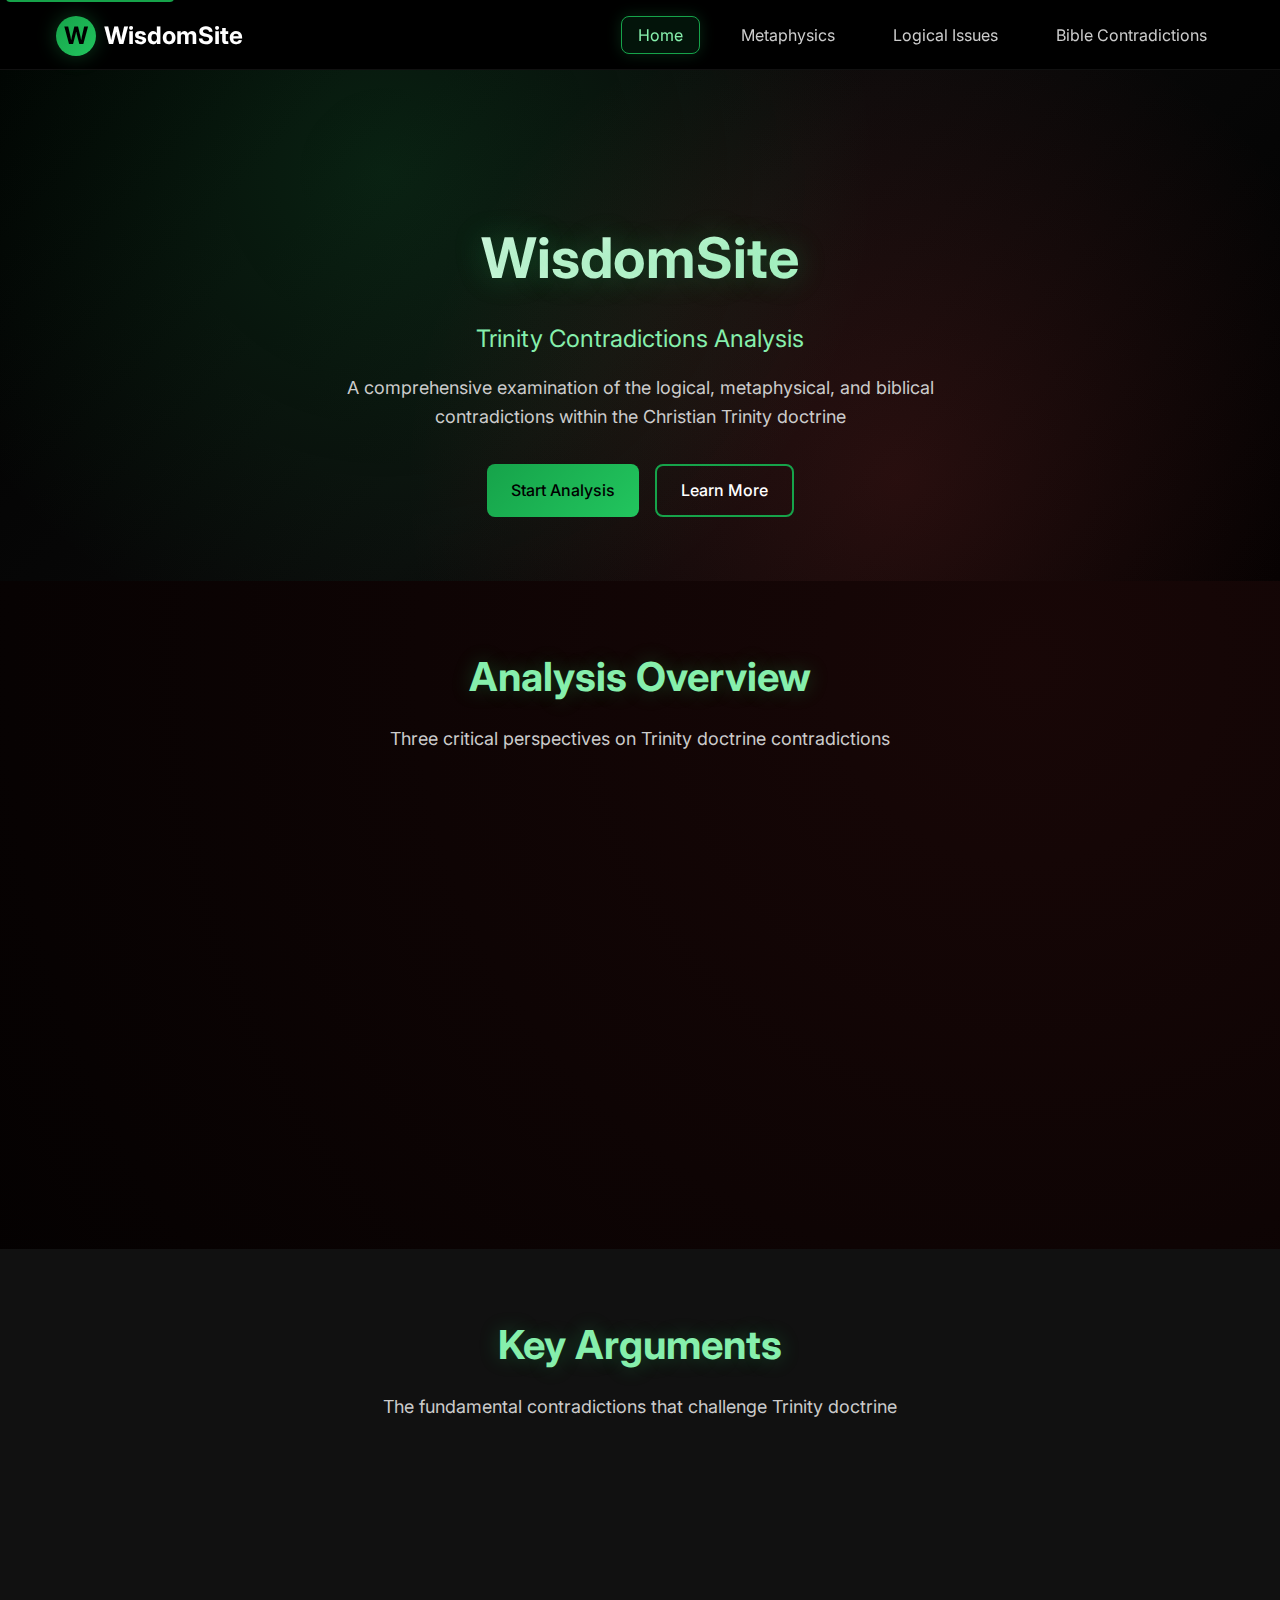
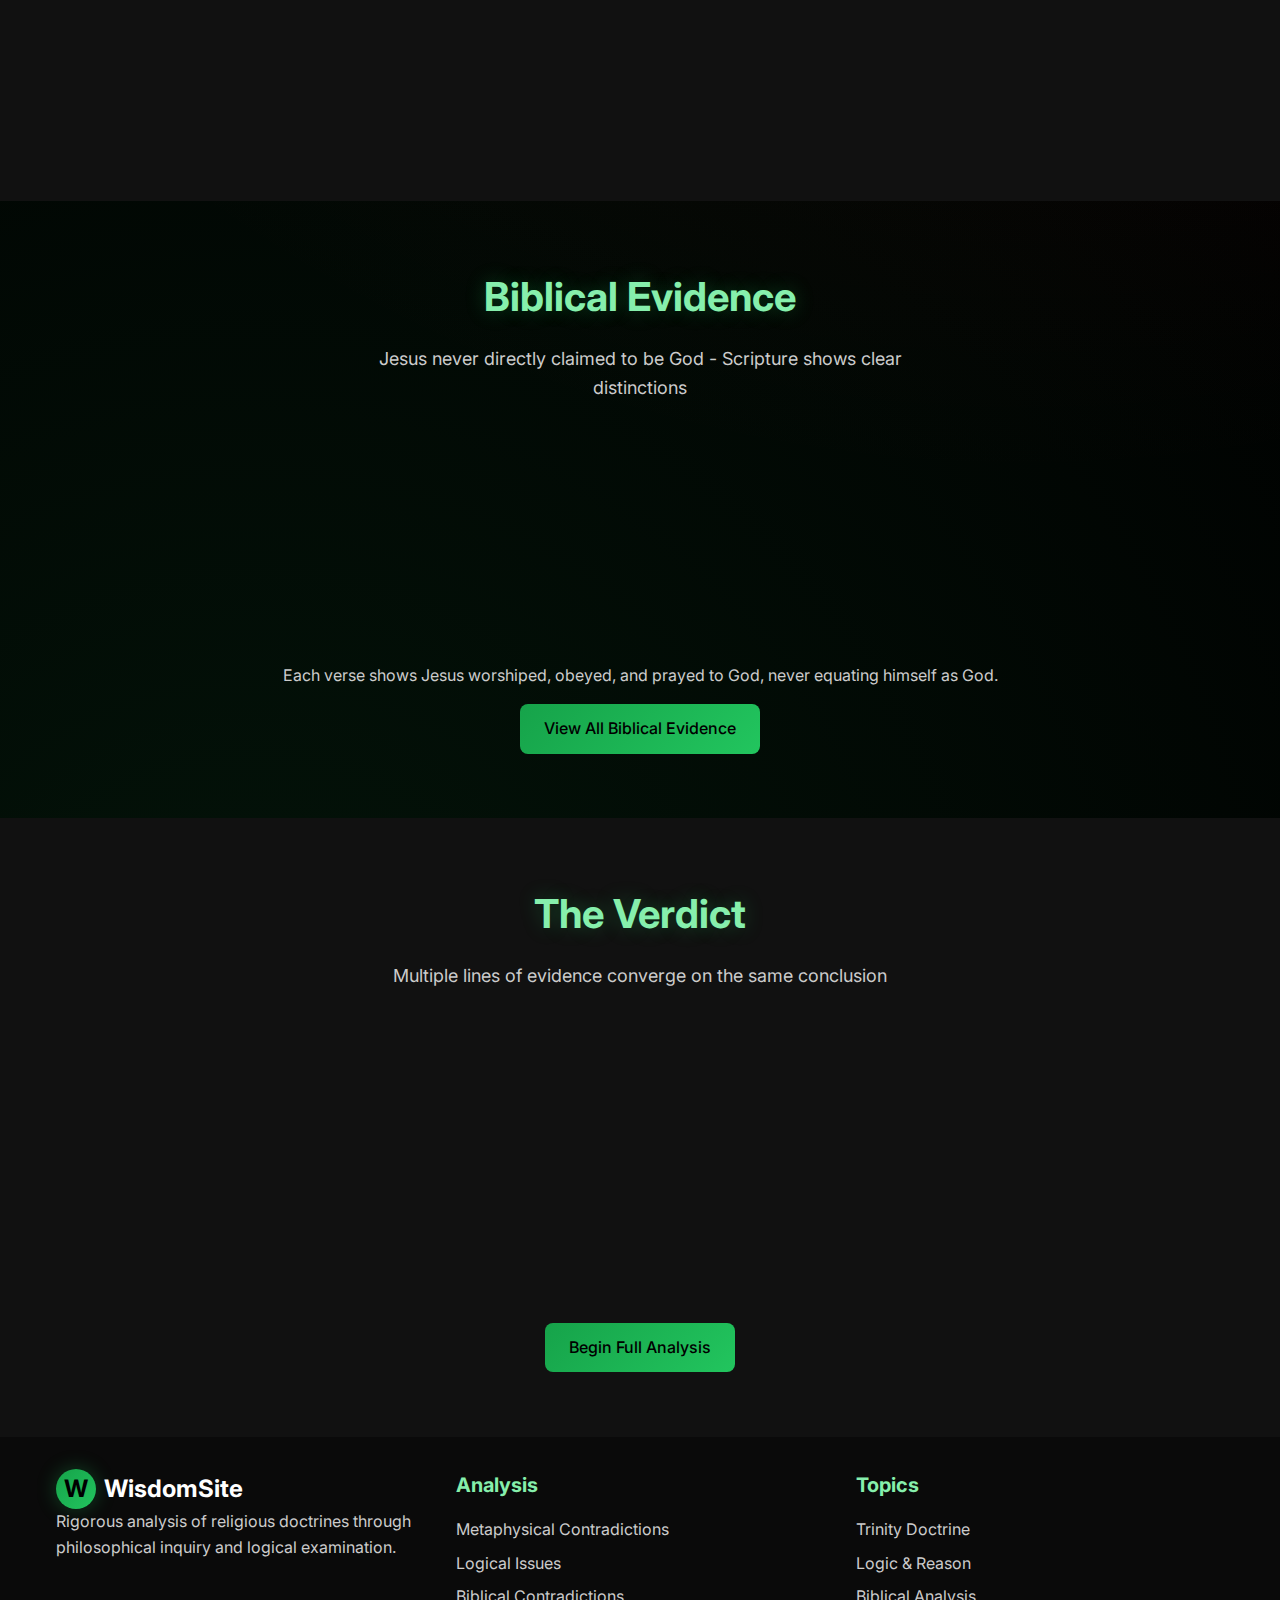
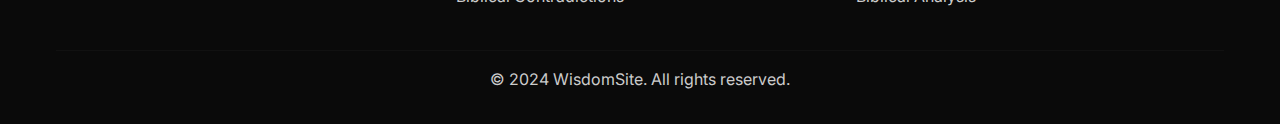
<file: index.htm>
<!DOCTYPE html>
<html lang="en">
<head>
    <meta charset="UTF-8">
    <meta name="viewport" content="width=device-width, initial-scale=1.0">
    <title>WisdomSite - Trinity Contradictions Analysis</title>
    <meta name="description" content="Philosophical analysis of Trinity contradictions through metaphysics, logic, and biblical evidence.">
    
    <!-- Favicon -->
    <link rel="icon" type="image/x-icon" href="data:image/svg+xml,<svg xmlns='http://www.w3.org/2000/svg' viewBox='0 0 100 100'><circle cx='50' cy='50' r='40' fill='%2322c55e'/><text x='50' y='60' text-anchor='middle' fill='black' font-size='40'>W</text></svg>">
    
    <!-- Fonts -->
    <link href="https://fonts.googleapis.com/css2?family=Inter:wght@300;400;500;600;700&display=swap" rel="stylesheet">
    
    <!-- Styles -->
    <link rel="stylesheet" href="style.css">
    
    <!-- Inline Backup Styles -->
    <style>
        * { margin: 0; padding: 0; box-sizing: border-box; }
        body { 
            font-family: 'Inter', system-ui, sans-serif;
            background: #000; color: #fff; line-height: 1.6;
            background-image: 
                radial-gradient(circle at 20% 80%, rgba(34,197,94,0.1) 0%, transparent 50%),
                radial-gradient(circle at 80% 20%, rgba(239,68,68,0.1) 0%, transparent 50%);
        }
        .container { max-width: 1200px; margin: 0 auto; padding: 0 1rem; }
        
        /* Header */
        .header {
            position: fixed; top: 0; left: 0; right: 0; z-index: 1000;
            background: rgba(0,0,0,0.95); backdrop-filter: blur(10px);
            border-bottom: 1px solid #111;
        }
        .navbar { display: flex; justify-content: space-between; align-items: center; padding: 1rem 0; }
        .logo { display: flex; align-items: center; font-size: 1.5rem; font-weight: 700; }
        .logo-icon {
            width: 40px; height: 40px; border-radius: 50%;
            background: linear-gradient(135deg, #16a34a, #22c55e);
            color: #000; display: flex; align-items: center; justify-content: center;
            margin-right: 0.5rem; box-shadow: 0 0 20px rgba(34,197,94,0.3);
        }
        .nav-menu { display: flex; list-style: none; gap: 1.5rem; }
        .nav-link {
            padding: 0.5rem 1rem; border-radius: 8px; color: #ccc;
            text-decoration: none; transition: 0.3s ease;
            border: 1px solid transparent;
        }
        .nav-link:hover, .nav-link.active {
            background: rgba(34,197,94,0.1); border-color: #16a34a;
            box-shadow: 0 0 15px rgba(34,197,94,0.2); color: #86efac;
        }
        
        /* Mobile Menu */
        .mobile-toggle { display: none; flex-direction: column; cursor: pointer; }
        .mobile-toggle span { width: 25px; height: 3px; background: #fff; margin: 3px 0; }
        
        /* Hero */
        .hero {
            padding: calc(80px + 4rem) 0 4rem; text-align: center;
            background: linear-gradient(135deg, #000, #0a0a0a, #000);
        }
        .hero h1 { 
            font-size: 3.5rem; font-weight: 700;
            background: linear-gradient(135deg, #fff, #86efac);
            -webkit-background-clip: text; -webkit-text-fill-color: transparent;
            text-shadow: 0 0 30px rgba(34,197,94,0.3);
        }
        .hero-subtitle { font-size: 1.5rem; color: #86efac; margin-bottom: 1rem; }
        .hero-description { font-size: 1.125rem; max-width: 600px; margin: 0 auto 2rem; color: #ccc; }
        .hero-buttons { display: flex; gap: 1rem; justify-content: center; flex-wrap: wrap; }
        
        /* Buttons */
        .btn {
            display: inline-flex; align-items: center; gap: 0.5rem;
            padding: 0.75rem 1.5rem; border-radius: 8px;
            font-weight: 500; cursor: pointer; transition: 0.3s ease;
            text-decoration: none; border: none;
        }
        .btn-primary {
            background: linear-gradient(135deg, #16a34a, #22c55e);
            color: #000;
        }
        .btn-primary:hover { transform: translateY(-2px); box-shadow: 0 8px 25px rgba(34,197,94,0.3); }
        .btn-secondary {
            background: transparent; color: #fff; border: 2px solid #16a34a;
        }
        .btn-secondary:hover { background: #16a34a; color: #000; }
        
        /* Sections */
        .section { padding: 4rem 0; }
        .bg-dark { background: #111; }
        .section-header { text-align: center; margin-bottom: 3rem; }
        .section-header h2 { 
            font-size: 2.5rem; color: #86efac; 
            text-shadow: 0 0 20px rgba(34,197,94,0.3); 
        }
        .section-header p { font-size: 1.125rem; max-width: 600px; margin: 0 auto; color: #ccc; }
        
        /* Content Grid */
        .content-grid {
            display: grid; grid-template-columns: repeat(auto-fit, minmax(300px, 1fr));
            gap: 2rem; margin-top: 2rem;
        }
        .content-card {
            background: linear-gradient(135deg, #111, #0a0a0a);
            padding: 2rem; border-radius: 8px;
            border: 1px solid #111; transition: 0.3s ease;
            position: relative; overflow: hidden;
        }
        .content-card:hover {
            transform: translateY(-8px); border-color: #16a34a;
            box-shadow: 0 20px 40px rgba(0,0,0,0.5), 0 0 30px rgba(34,197,94,0.2);
        }
        .content-card.red-accent { border-left: 4px solid #ef4444; }
        .content-card.green-accent { border-left: 4px solid #22c55e; }
        .card-icon {
            font-size: 2.5rem; margin-bottom: 1rem;
            background: linear-gradient(135deg, #22c55e, #ef4444);
            -webkit-background-clip: text; -webkit-text-fill-color: transparent;
        }
        .card-link { color: #86efac; font-weight: 600; text-decoration: none; }
        .card-link:hover { transform: translateX(4px); }
        
        /* Argument Boxes */
        .premise-box {
            background: linear-gradient(135deg, rgba(34,197,94,0.1), rgba(34,197,94,0.05));
            border: 2px solid #16a34a; border-radius: 8px;
            padding: 1.5rem; margin: 1rem 0; position: relative;
        }
        .premise-box h4 { color: #86efac; }
        
        .conclusion-box {
            background: linear-gradient(135deg, rgba(239,68,68,0.1), rgba(239,68,68,0.05));
            border: 2px solid #dc2626; border-radius: 8px;
            padding: 1.5rem; margin: 1rem 0; position: relative;
        }
        .conclusion-box h4 { color: #fca5a5; }
        
        .argument-box {
            background: rgba(255,255,255,0.05); border: 2px solid #ccc;
            border-radius: 8px; padding: 1.5rem; margin: 1rem 0;
        }
        
        /* Bible Verses */
        .bible-verse {
            background: #0a0a0a; border-left: 4px solid #ef4444;
            padding: 1.5rem; margin: 1rem 0; border-radius: 8px;
        }
        .verse-text { font-style: italic; font-size: 1.1rem; margin-bottom: 0.5rem; }
        .verse-reference { font-weight: 600; color: #fca5a5; font-size: 0.9rem; }
        
        /* Footer */
        .footer {
            background: #0a0a0a; border-top: 1px solid #111;
            padding: 2rem 0 1rem;
        }
        .footer-content {
            display: grid; grid-template-columns: repeat(auto-fit, minmax(250px, 1fr));
            gap: 2rem; margin-bottom: 2rem;
        }
        .footer-section h4 { color: #86efac; margin-bottom: 1rem; }
        .footer-section a {
            color: #ccc; display: block; margin-bottom: 0.5rem;
            text-decoration: none; transition: 0.3s ease;
        }
        .footer-section a:hover { color: #86efac; padding-left: 0.5rem; }
        .footer-bottom {
            border-top: 1px solid #111; padding-top: 1rem;
            text-align: center; color: #ccc;
        }
        
        /* Utilities */
        .text-center { text-align: center; }
        .mt-2 { margin-top: 1rem; }
        
        /* Responsive */
        @media (max-width: 768px) {
            .nav-menu { display: none; }
            .mobile-toggle { display: flex; }
            .hero h1 { font-size: 2.5rem; }
            .hero-buttons { flex-direction: column; align-items: center; }
            .content-grid { grid-template-columns: 1fr; }
        }
    </style>
</head>
<body>
    <!-- Header -->
    <header class="header">
        <div class="container">
            <nav class="navbar">
                <div class="logo">
                    <div class="logo-icon">W</div>
                    <span>WisdomSite</span>
                </div>
                
                <ul class="nav-menu">
                    <li><a href="index.html" class="nav-link active">Home</a></li>
                    <li><a href="metaphysics.html" class="nav-link">Metaphysics</a></li>
                    <li><a href="logical-issues.html" class="nav-link">Logical Issues</a></li>
                    <li><a href="bible-contradictions.html" class="nav-link">Bible Contradictions</a></li>
                </ul>
                
                <div class="mobile-toggle">
                    <span></span>
                    <span></span>
                    <span></span>
                </div>
            </nav>
        </div>
    </header>

    <!-- Main Content -->
    <main id="main-content">
        <!-- Hero Section -->
        <section class="hero">
            <div class="container">
                <div class="hero-content">
                    <h1>WisdomSite</h1>
                    <p class="hero-subtitle">Trinity Contradictions Analysis</p>
                    <p class="hero-description">A comprehensive examination of the logical, metaphysical, and biblical contradictions within the Christian Trinity doctrine</p>
                    
                    <div class="hero-buttons">
                        <a href="metaphysics.html" class="btn btn-primary">Start Analysis</a>
                        <a href="#overview" class="btn btn-secondary">Learn More</a>
                    </div>
                </div>
            </div>
        </section>

        <!-- Overview Section -->
        <section class="section" id="overview">
            <div class="container">
                <div class="section-header">
                    <h2>Analysis Overview</h2>
                    <p>Three critical perspectives on Trinity doctrine contradictions</p>
                </div>
                
                <div class="content-grid">
                    <div class="content-card red-accent">
                        <div class="card-icon">⚖️</div>
                        <h3>Metaphysical Contradictions</h3>
                        <p>Examining how the Trinity violates fundamental laws of logic including non-contradiction, identity, and divine simplicity.</p>
                        <a href="metaphysics.html" class="card-link">Explore Metaphysics →</a>
                    </div>
                    
                    <div class="content-card green-accent">
                        <div class="card-icon">🧠</div>
                        <h3>Logical Issues</h3>
                        <p>The paradox of three-in-one, divine simplicity vs plurality, and problems with personal identity and individuation.</p>
                        <a href="logical-issues.html" class="card-link">View Logic Issues →</a>
                    </div>
                    
                    <div class="content-card red-accent">
                        <div class="card-icon">📖</div>
                        <h3>Biblical Contradictions</h3>
                        <p>Jesus never claimed to be God. Biblical verses showing clear distinction between Jesus and God the Father.</p>
                        <a href="bible-contradictions.html" class="card-link">Read Scripture →</a>
                    </div>
                </div>
            </div>
        </section>

        <!-- Key Arguments Section -->
        <section class="section bg-dark">
            <div class="container">
                <div class="section-header">
                    <h2>Key Arguments</h2>
                    <p>The fundamental contradictions that challenge Trinity doctrine</p>
                </div>
                
                <div class="content-grid">
                    <div class="premise-box">
                        <h4>Law of Non-Contradiction</h4>
                        <p>Something cannot be both fully God and not-God in the same sense at the same time. If Father, Son, and Spirit are each fully God and also one God, it creates self-contradictory status.</p>
                    </div>
                    
                    <div class="conclusion-box">
                        <h4>Law of Identity</h4>
                        <p>Asserting "three divine persons" within one God complicates divine identity, requiring multiple, numerically distinct, identical referents under one name.</p>
                    </div>
                    
                    <div class="argument-box">
                        <h4>Divine Simplicity</h4>
                        <p>God's nature should be simple without parts or persons. Introducing three distinct persons within God complicates divine nature, violating metaphysical simplicity.</p>
                    </div>
                </div>
            </div>
        </section>

        <!-- Biblical Evidence Section -->
        <section class="section">
            <div class="container">
                <div class="section-header">
                    <h2>Biblical Evidence</h2>
                    <p>Jesus never directly claimed to be God - Scripture shows clear distinctions</p>
                </div>
                
                <div class="content-grid">
                    <div class="bible-verse">
                        <div class="verse-text">"My Father is greater than I."</div>
                        <div class="verse-reference">John 14:28</div>
                    </div>
                    
                    <div class="bible-verse">
                        <div class="verse-text">"Why do you call me good? No one is good—except God alone."</div>
                        <div class="verse-reference">Mark 10:18</div>
                    </div>
                    
                    <div class="bible-verse">
                        <div class="verse-text">"That they may know you, the only true God, and Jesus Christ, whom you have sent."</div>
                        <div class="verse-reference">John 17:3</div>
                    </div>
                </div>
                
                <div class="text-center mt-2">
                    <p>Each verse shows Jesus worshiped, obeyed, and prayed to God, never equating himself as God.</p>
                    <a href="bible-contradictions.html" class="btn btn-primary">View All Biblical Evidence</a>
                </div>
            </div>
        </section>

        <!-- Summary Section -->
        <section class="section bg-dark">
            <div class="container">
                <div class="section-header">
                    <h2>The Verdict</h2>
                    <p>Multiple lines of evidence converge on the same conclusion</p>
                </div>
                
                <div class="conclusion-box">
                    <h4>Trinity Doctrine is Incoherent</h4>
                    <p>The Christian Trinity doctrine fails on multiple fronts:</p>
                    <ul>
                        <li><strong>Metaphysically:</strong> Violates fundamental laws of logic and divine simplicity</li>
                        <li><strong>Logically:</strong> Creates unsolvable paradoxes and identity problems</li>
                        <li><strong>Biblically:</strong> Contradicts Jesus' own words and scriptural monotheism</li>
                    </ul>
                    <p class="mt-2">The evidence demonstrates that the Trinity is a later theological construct that cannot be reconciled with reason, logic, or Scripture.</p>
                </div>
                
                <div class="text-center mt-2">
                    <a href="metaphysics.html" class="btn btn-primary">Begin Full Analysis</a>
                </div>
            </div>
        </section>
    </main>

    <!-- Footer -->
    <footer class="footer">
        <div class="container">
            <div class="footer-content">
                <div class="footer-section">
                    <div class="logo">
                        <div class="logo-icon">W</div>
                        <span>WisdomSite</span>
                    </div>
                    <p>Rigorous analysis of religious doctrines through philosophical inquiry and logical examination.</p>
                </div>
                
                <div class="footer-section">
                    <h4>Analysis</h4>
                    <a href="metaphysics.html">Metaphysical Contradictions</a>
                    <a href="logical-issues.html">Logical Issues</a>
                    <a href="bible-contradictions.html">Biblical Contradictions</a>
                </div>
                
                <div class="footer-section">
                    <h4>Topics</h4>
                    <a href="#trinity">Trinity Doctrine</a>
                    <a href="#logic">Logic & Reason</a>
                    <a href="#scripture">Biblical Analysis</a>
                </div>
            </div>
            
            <div class="footer-bottom">
                <p>&copy; 2024 WisdomSite. All rights reserved.</p>
            </div>
        </div>
    </footer>

    <!-- Scripts -->
    <script src="script.js"></script>
</body>
</html>
</file>
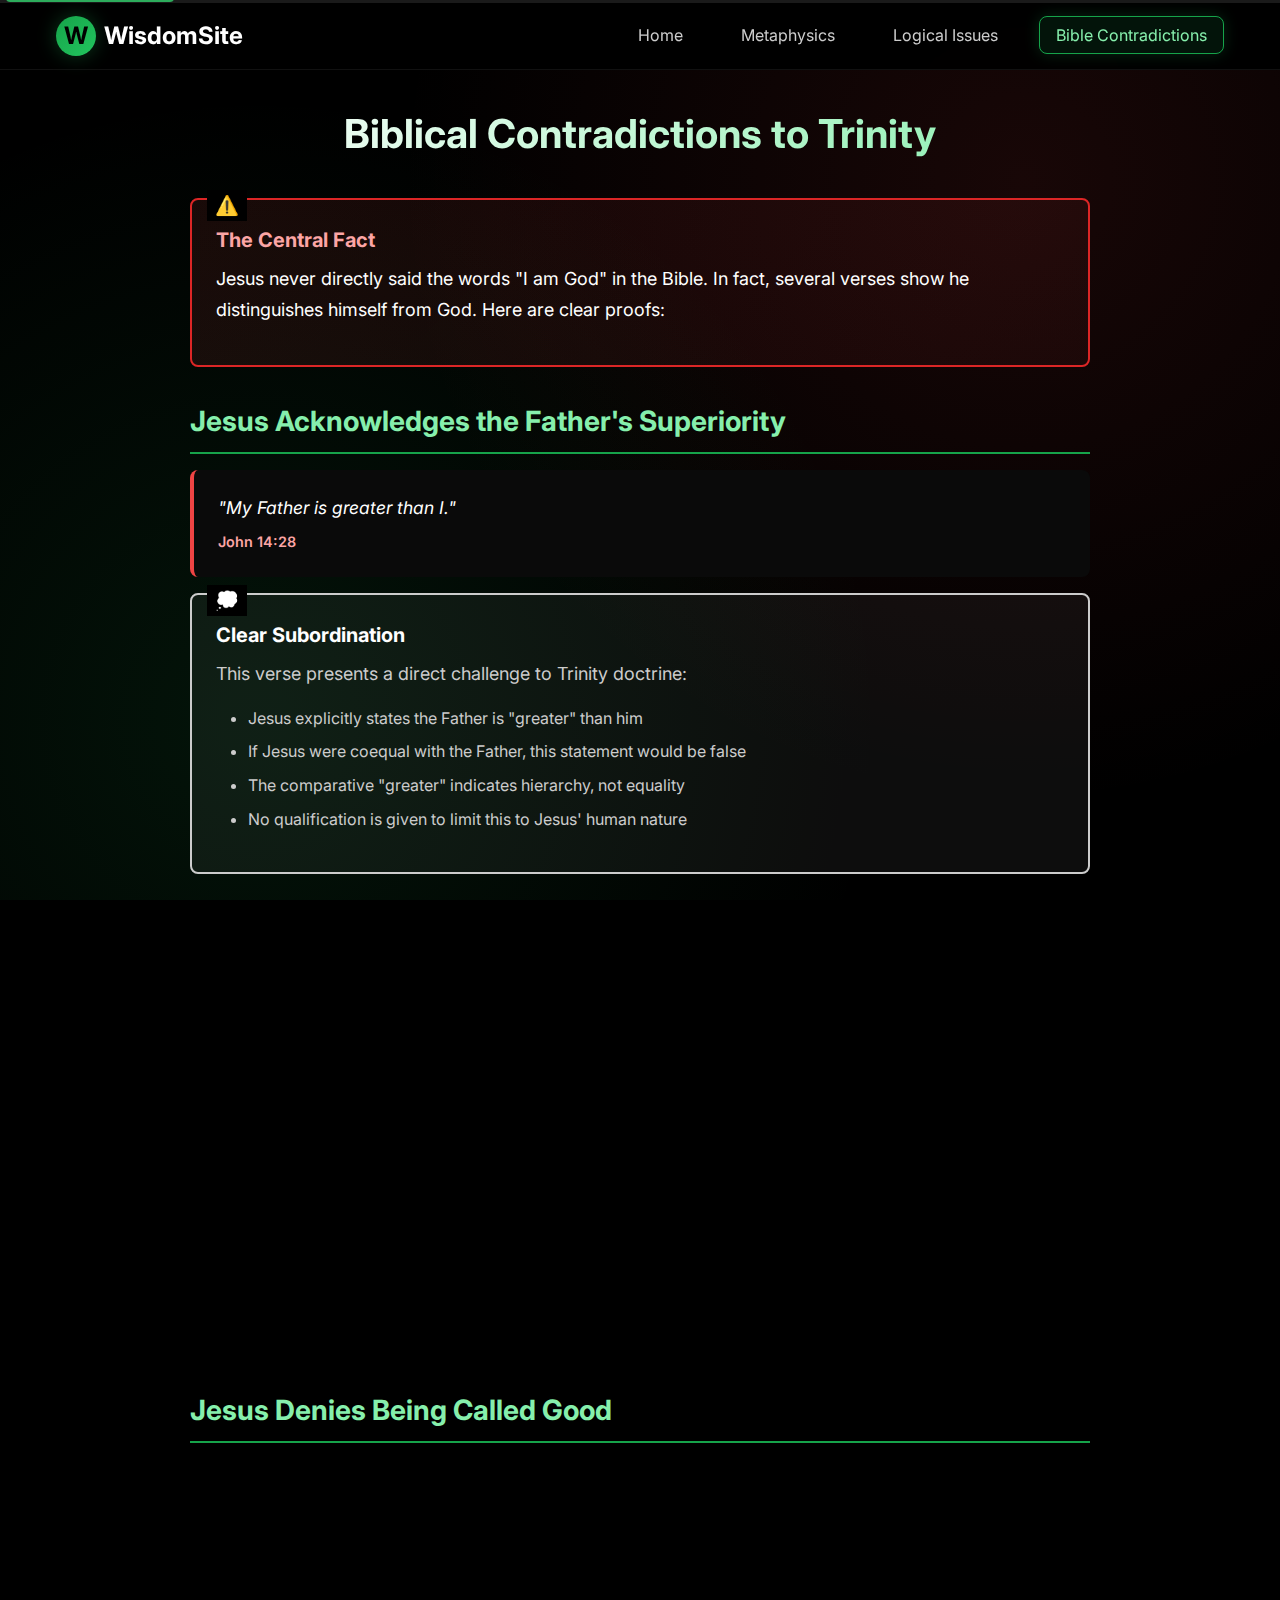
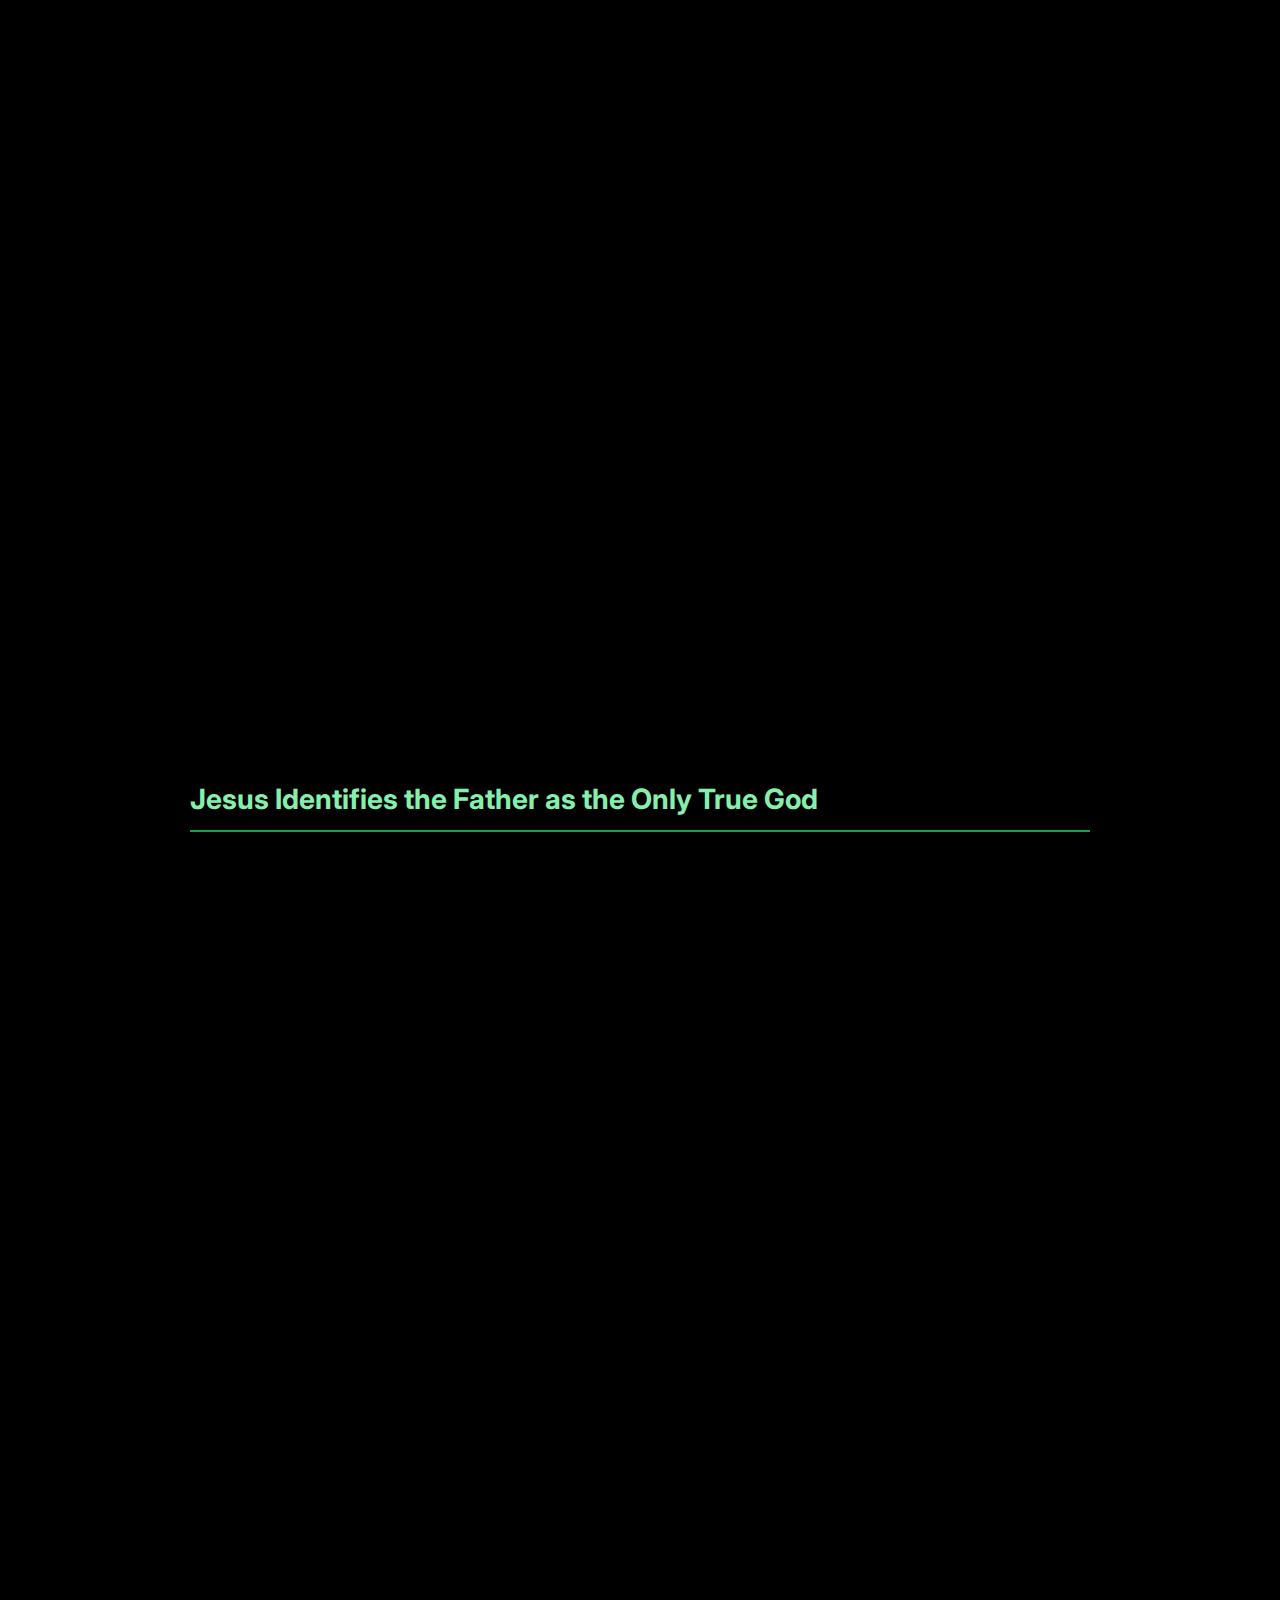
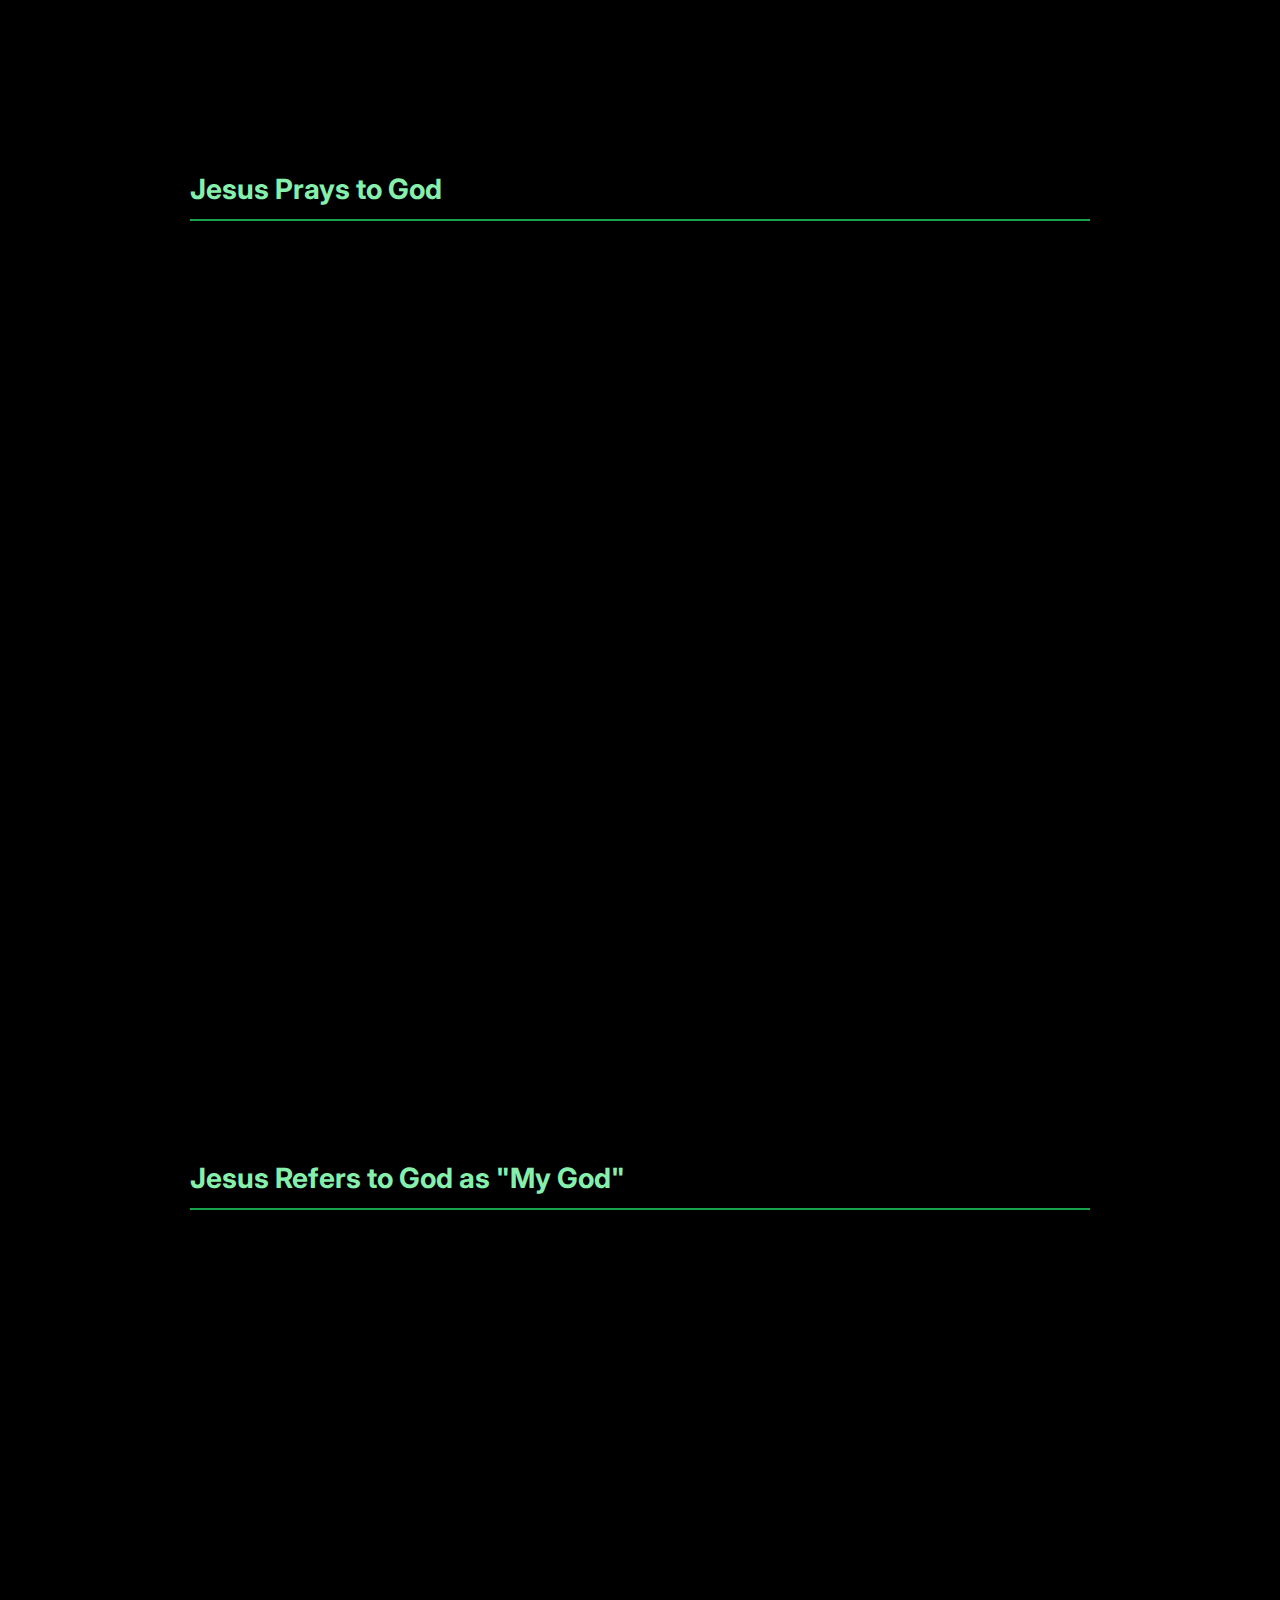
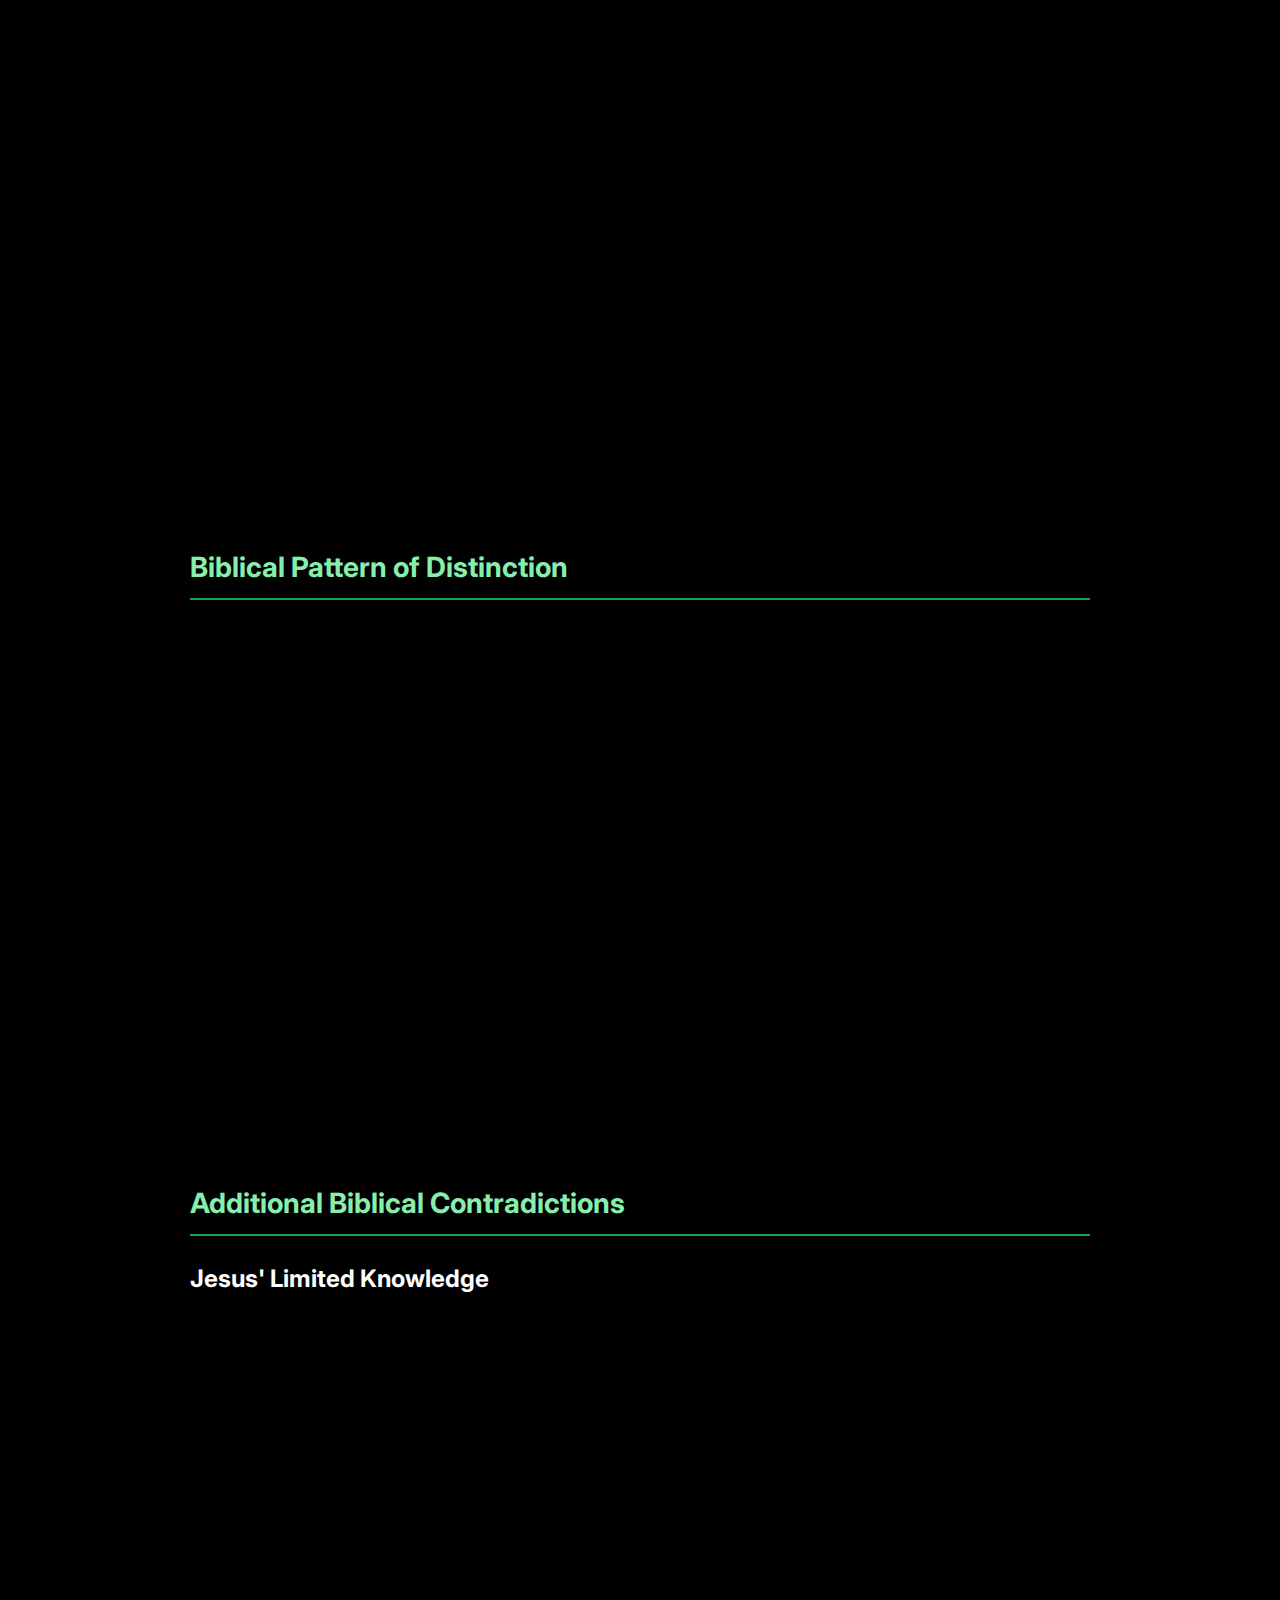
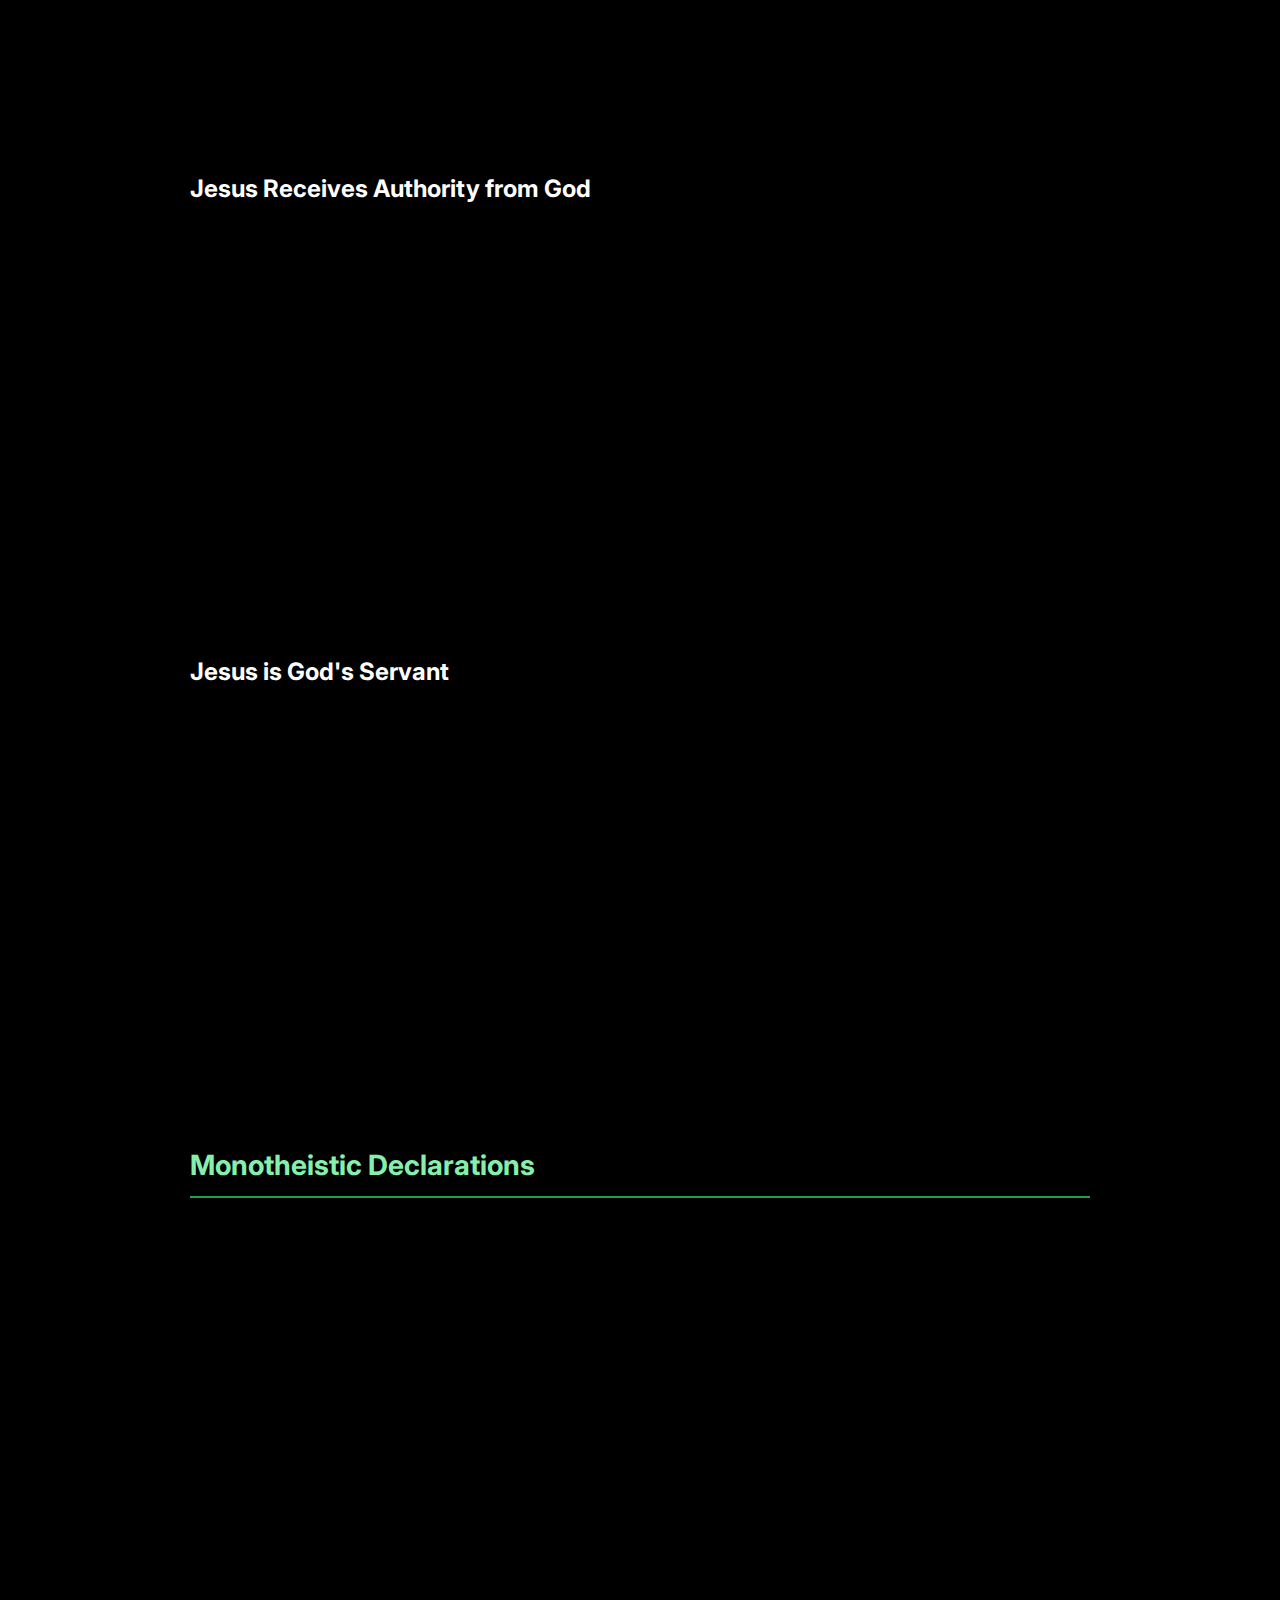
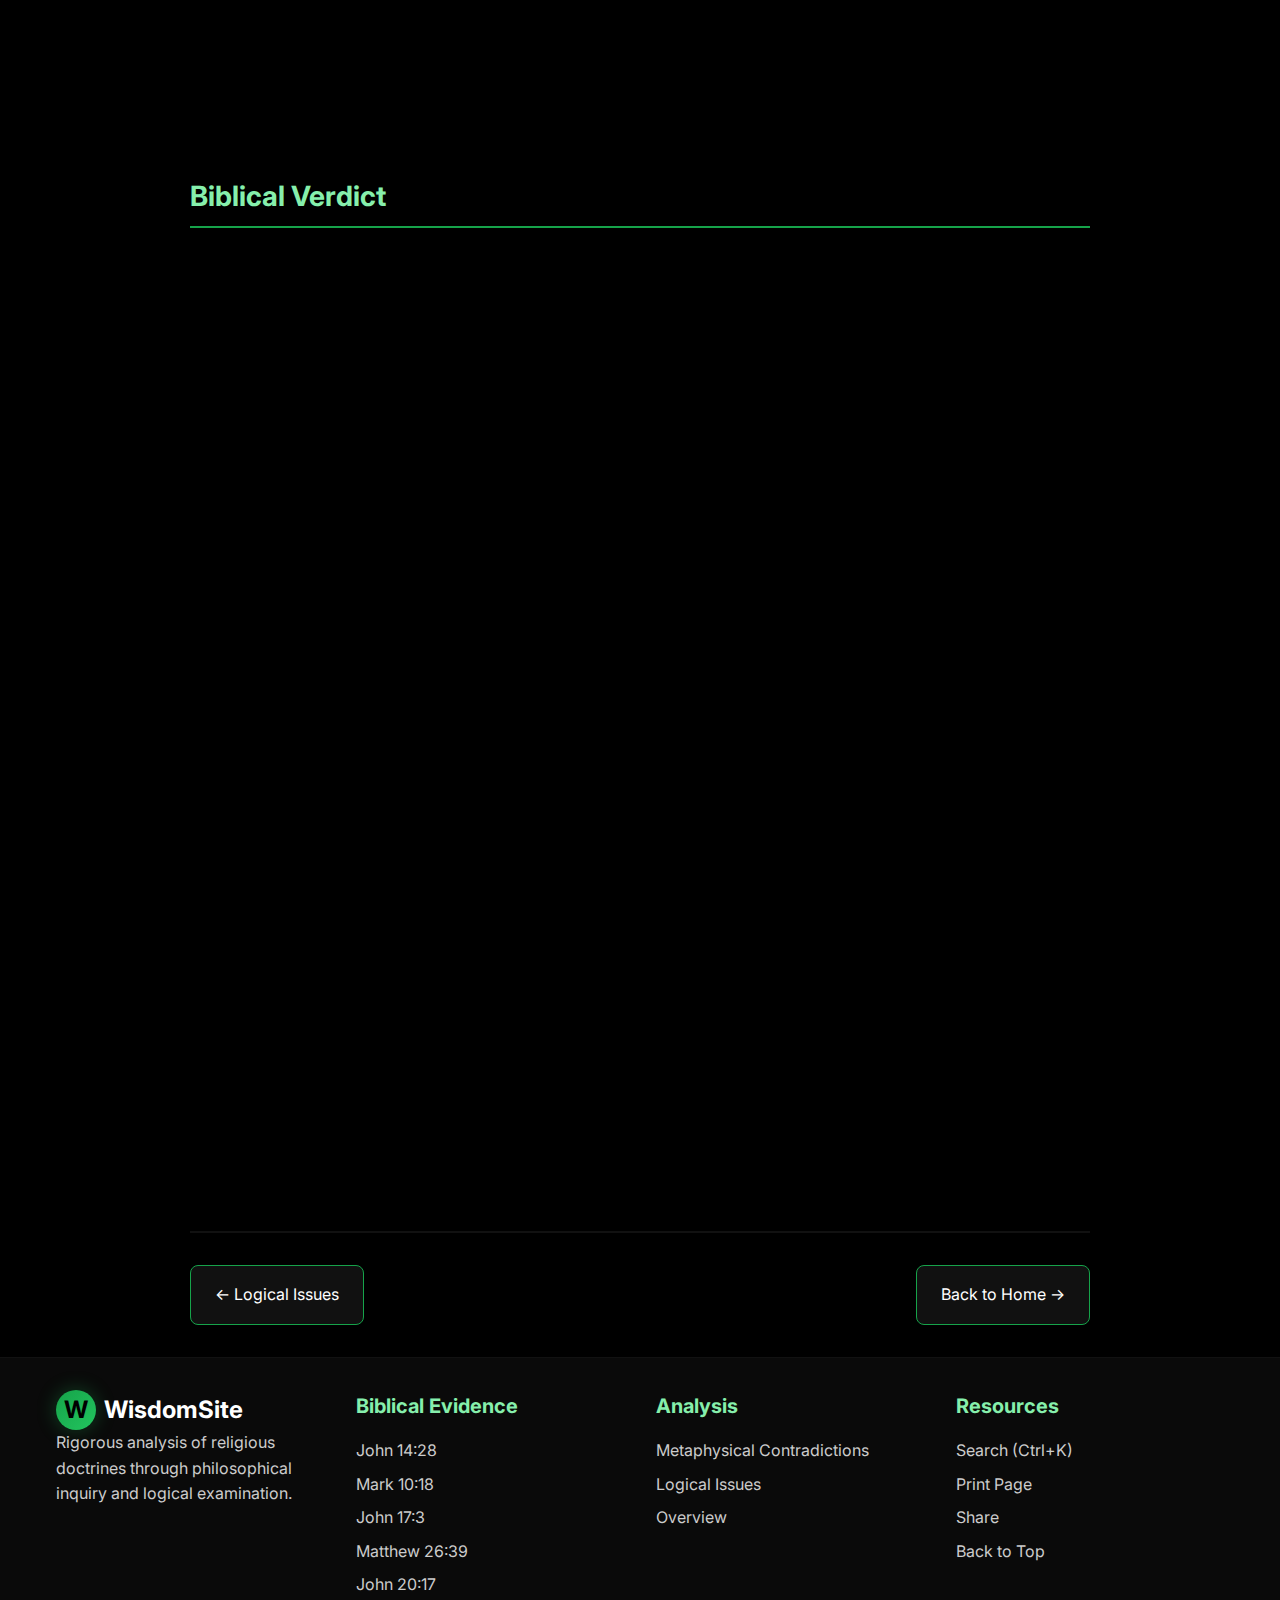
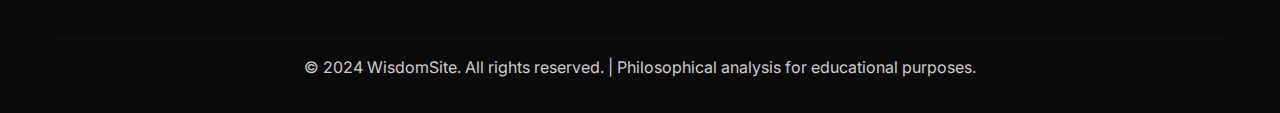
<file: bible-contradictions.html>
<!DOCTYPE html>
<html lang="en">
<head>
    <meta charset="UTF-8">
    <meta name="viewport" content="width=device-width, initial-scale=1.0">
    <title>Biblical Contradictions to Trinity - WisdomSite</title>
    <meta name="description" content="Jesus never claimed to be God. Biblical verses showing clear distinction between Jesus and God, contradicting Trinity doctrine.">
    <meta name="keywords" content="bible contradictions, jesus never said I am God, trinity biblical problems, jesus subordination, monotheism scripture">
    
    <!-- Favicon -->
    <link rel="icon" type="image/x-icon" href="data:image/svg+xml,<svg xmlns='http://www.w3.org/2000/svg' viewBox='0 0 100 100'><circle cx='50' cy='50' r='40' fill='%2322c55e'/><text x='50' y='60' text-anchor='middle' fill='black' font-size='40'>W</text></svg>">
    
    <!-- Fonts -->
    <link rel="preconnect" href="https://fonts.googleapis.com">
    <link rel="preconnect" href="https://fonts.gstatic.com" crossorigin>
    <link href="https://fonts.googleapis.com/css2?family=Inter:wght@300;400;500;600;700&display=swap" rel="stylesheet">
    
    <!-- Styles -->
    <link rel="stylesheet" href="style.css">
</head>
<body>
    <!-- Header -->
    <header class="header">
        <div class="container">
            <nav class="navbar">
                <div class="logo">
                    <div class="logo-icon">W</div>
                    <span>WisdomSite</span>
                </div>
                
                <ul class="nav-menu">
                    <li><a href="index.html" class="nav-link">Home</a></li>
                    <li><a href="metaphysics.html" class="nav-link">Metaphysics</a></li>
                    <li><a href="logical-issues.html" class="nav-link">Logical Issues</a></li>
                    <li><a href="bible-contradictions.html" class="nav-link active">Bible Contradictions</a></li>
                </ul>
                
                <div class="mobile-toggle">
                    <span></span>
                    <span></span>
                    <span></span>
                </div>
            </nav>
        </div>
    </header>

    <!-- Main Content -->
    <main id="main-content">
        <div class="container">
            <article class="article-content">
                <h1>Biblical Contradictions to Trinity</h1>
                
                <div class="conclusion-box">
                    <h4>The Central Fact</h4>
                    <p>Jesus never directly said the words "I am God" in the Bible. In fact, several verses show he distinguishes himself from God. Here are clear proofs:</p>
                </div>

                <h2>Jesus Acknowledges the Father's Superiority</h2>
                
                <div class="bible-verse">
                    <div class="verse-text">"My Father is greater than I."</div>
                    <div class="verse-reference">John 14:28</div>
                </div>

                <div class="argument-box">
                    <h4>Clear Subordination</h4>
                    <p>This verse presents a direct challenge to Trinity doctrine:</p>
                    <ul>
                        <li>Jesus explicitly states the Father is "greater" than him</li>
                        <li>If Jesus were coequal with the Father, this statement would be false</li>
                        <li>The comparative "greater" indicates hierarchy, not equality</li>
                        <li>No qualification is given to limit this to Jesus' human nature</li>
                    </ul>
                </div>

                <div class="counter-box">
                    <h4>Trinitarian Response</h4>
                    <p>Trinitarians argue this refers to Jesus' incarnate state or economic role, not his essential nature. They claim equality of essence with functional subordination.</p>
                </div>

                <div class="conclusion-box">
                    <h4>Response Critique</h4>
                    <p>This explanation fails because:</p>
                    <ul>
                        <li>Jesus makes an unqualified statement about the Father being greater</li>
                        <li>If Jesus has two natures, his divine nature should still be equal to the Father</li>
                        <li>The text gives no indication of speaking only about human nature</li>
                        <li>Economic subordination implies ontological distinction</li>
                    </ul>
                </div>

                <h2>Jesus Denies Being Called Good</h2>
                
                <div class="bible-verse">
                    <div class="verse-text">"Why do you call me good? No one is good—except God alone."</div>
                    <div class="verse-reference">Mark 10:18</div>
                </div>

                <div class="argument-box">
                    <h4>Explicit Distinction from God</h4>
                    <p>This passage shows Jesus clearly distinguishing himself from God:</p>
                    <ul>
                        <li>Jesus questions why he's called "good"</li>
                        <li>He states that only God is good</li>
                        <li>The implication is that Jesus is not God</li>
                        <li>Jesus redirects worship and praise away from himself to God</li>
                    </ul>
                </div>

                <div class="counter-box">
                    <h4>Trinitarian Interpretation</h4>
                    <p>Trinitarians suggest Jesus is testing the questioner's understanding or speaking from his human nature, not denying his divinity.</p>
                </div>

                <div class="conclusion-box">
                    <h4>Interpretation Problems</h4>
                    <p>The Trinitarian interpretation is forced:</p>
                    <ul>
                        <li>Jesus makes a straightforward statement about goodness belonging to God alone</li>
                        <li>There's no indication this is a test or riddle</li>
                        <li>The natural reading supports Jesus' distinction from God</li>
                        <li>If Jesus were God, the statement would be deceptive</li>
                    </ul>
                </div>

                <h2>Jesus Identifies the Father as the Only True God</h2>
                
                <div class="bible-verse">
                    <div class="verse-text">"That they may know you, the only true God, and Jesus Christ, whom you have sent."</div>
                    <div class="verse-reference">John 17:3</div>
                </div>

                <div class="argument-box">
                    <h4>Monotheistic Declaration</h4>
                    <p>This verse presents the strongest evidence against Jesus' divinity:</p>
                    <ul>
                        <li>Jesus calls the Father "the only true God"</li>
                        <li>He distinguishes himself as "Jesus Christ, whom you have sent"</li>
                        <li>The structure clearly separates God from Jesus</li>
                        <li>If Jesus were God, he would include himself in the designation</li>
                    </ul>
                </div>

                <div class="counter-box">
                    <h4>Trinitarian Defense</h4>
                    <p>Trinitarians argue this reflects the economic Trinity, with Jesus speaking in his role as the sent Son, not denying his divine nature.</p>
                </div>

                <div class="conclusion-box">
                    <h4>Defense Inadequacy</h4>
                    <p>The Trinitarian defense fails to address the core issue:</p>
                    <ul>
                        <li>Jesus uses absolute language: "the only true God"</li>
                        <li>No qualification is given to include other persons</li>
                        <li>The economic Trinity explanation is not found in the text</li>
                        <li>The plain meaning contradicts Trinity doctrine</li>
                    </ul>
                </div>

                <h2>Jesus Prays to God</h2>
                
                <div class="bible-verse">
                    <div class="verse-text">"My Father, if it is possible, may this cup be taken from me; yet not as I will, but as you will."</div>
                    <div class="verse-reference">Matthew 26:39</div>
                </div>

                <div class="argument-box">
                    <h4>Prayer Indicates Distinction</h4>
                    <p>Jesus' prayer life demonstrates his distinction from God:</p>
                    <ul>
                        <li>Jesus regularly prays to the Father</li>
                        <li>Prayer implies dependence and subordination</li>
                        <li>God doesn't pray to himself</li>
                        <li>Jesus submits his will to the Father's will</li>
                    </ul>
                </div>

                <div class="counter-box">
                    <h4>Two Natures Explanation</h4>
                    <p>Trinitarians explain that Jesus prays according to his human nature, while his divine nature remains equal with the Father.</p>
                </div>

                <div class="conclusion-box">
                    <h4>Two Natures Problems</h4>
                    <p>The two natures explanation creates more problems:</p>
                    <ul>
                        <li>It requires dividing Jesus into two separate beings</li>
                        <li>Prayer involves the person, not just a nature</li>
                        <li>Jesus as a person prays, indicating his subordination</li>
                        <li>The explanation is not found in Scripture</li>
                    </ul>
                </div>

                <h2>Jesus Refers to God as "My God"</h2>
                
                <div class="bible-verse">
                    <div class="verse-text">"I am ascending to my Father and your Father, to my God and your God."</div>
                    <div class="verse-reference">John 20:17</div>
                </div>

                <div class="argument-box">
                    <h4>God Has No God</h4>
                    <p>Jesus' reference to "my God" creates insurmountable problems for Trinity doctrine:</p>
                    <ul>
                        <li>Jesus calls the Father "my God"</li>
                        <li>God cannot have a God above him</li>
                        <li>This indicates Jesus' subordinate status</li>
                        <li>The statement is made after the resurrection</li>
                    </ul>
                </div>

                <div class="counter-box">
                    <h4>Incarnational Explanation</h4>
                    <p>Trinitarians argue this reflects Jesus' incarnate state and his role as mediator between God and humanity.</p>
                </div>

                <div class="conclusion-box">
                    <h4>Explanation Failure</h4>
                    <p>The incarnational explanation fails:</p>
                    <ul>
                        <li>Jesus speaks after his resurrection</li>
                        <li>If Jesus is God, he cannot have a God</li>
                        <li>The statement is absolute, not qualified</li>
                        <li>It contradicts the notion of Jesus' divinity</li>
                    </ul>
                </div>

                <h2>Biblical Pattern of Distinction</h2>
                
                <div class="argument-box">
                    <h4>Consistent Biblical Testimony</h4>
                    <p>The Bible consistently shows Jesus distinguishing himself from God:</p>
                    <ul>
                        <li><strong>Worship:</strong> Jesus worships the Father</li>
                        <li><strong>Prayer:</strong> Jesus prays to God regularly</li>
                        <li><strong>Obedience:</strong> Jesus obeys God's commands</li>
                        <li><strong>Submission:</strong> Jesus submits to God's will</li>
                        <li><strong>Dependence:</strong> Jesus depends on God for power</li>
                        <li><strong>Knowledge:</strong> Jesus lacks some knowledge that God has</li>
                    </ul>
                </div>

                <div class="conclusion-box">
                    <h4>Overwhelming Evidence</h4>
                    <p>Each of these verses shows Jesus worshiped, obeyed, and prayed to God, never equating himself as God. The biblical evidence overwhelmingly contradicts Trinity doctrine.</p>
                </div>

                <h2>Additional Biblical Contradictions</h2>
                
                <h3>Jesus' Limited Knowledge</h3>
                
                <div class="bible-verse">
                    <div class="verse-text">"But about that day or hour no one knows, not even the angels in heaven, nor the Son, but only the Father."</div>
                    <div class="verse-reference">Mark 13:32</div>
                </div>

                <div class="argument-box">
                    <h4>Omniscience Problem</h4>
                    <p>If Jesus were God, he should possess omniscience. This verse shows:</p>
                    <ul>
                        <li>Jesus lacks knowledge that the Father possesses</li>
                        <li>Only the Father knows certain things</li>
                        <li>This contradicts the notion of Jesus' omniscience</li>
                        <li>God cannot be ignorant of anything</li>
                    </ul>
                </div>

                <h3>Jesus Receives Authority from God</h3>
                
                <div class="bible-verse">
                    <div class="verse-text">"All authority in heaven and on earth has been given to me."</div>
                    <div class="verse-reference">Matthew 28:18</div>
                </div>

                <div class="argument-box">
                    <h4>Authority Given, Not Inherent</h4>
                    <p>This verse shows Jesus' authority is derived, not inherent:</p>
                    <ul>
                        <li>Authority was "given" to Jesus</li>
                        <li>God doesn't receive authority from anyone</li>
                        <li>This indicates Jesus' subordinate position</li>
                        <li>Divine authority is inherent, not granted</li>
                    </ul>
                </div>

                <h3>Jesus is God's Servant</h3>
                
                <div class="bible-verse">
                    <div class="verse-text">"Behold my servant, whom I have chosen, my beloved, in whom my soul is well pleased."</div>
                    <div class="verse-reference">Matthew 12:18</div>
                </div>

                <div class="argument-box">
                    <h4>Servant Status</h4>
                    <p>God refers to Jesus as his servant:</p>
                    <ul>
                        <li>God doesn't have servants who are equal to him</li>
                        <li>Servant status implies subordination</li>
                        <li>This contradicts coequality in the Trinity</li>
                        <li>The Father-servant relationship shows hierarchy</li>
                    </ul>
                </div>

                <h2>Monotheistic Declarations</h2>
                
                <div class="bible-verse">
                    <div class="verse-text">"Hear, O Israel: The Lord our God, the Lord is one."</div>
                    <div class="verse-reference">Deuteronomy 6:4</div>
                </div>

                <div class="bible-verse">
                    <div class="verse-text">"I am the Lord, and there is no other; apart from me there is no God."</div>
                    <div class="verse-reference">Isaiah 45:5</div>
                </div>

                <div class="argument-box">
                    <h4>Strict Monotheism</h4>
                    <p>The Bible's monotheistic declarations contradict Trinity doctrine:</p>
                    <ul>
                        <li>God is declared to be "one" (singular)</li>
                        <li>"There is no other" God</li>
                        <li>"Apart from me there is no God"</li>
                        <li>These statements exclude plurality in the Godhead</li>
                    </ul>
                </div>

                <h2>Biblical Verdict</h2>
                
                <div class="conclusion-box">
                    <h4>Scripture Contradicts Trinity</h4>
                    <p>The biblical evidence overwhelmingly contradicts Trinity doctrine:</p>
                    <ul>
                        <li><strong>Jesus never claimed to be God</strong></li>
                        <li><strong>Jesus consistently distinguished himself from God</strong></li>
                        <li><strong>Jesus showed subordination to God in every aspect</strong></li>
                        <li><strong>The Bible maintains strict monotheism</strong></li>
                        <li><strong>Trinity doctrine is absent from Scripture</strong></li>
                    </ul>
                </div>

                <div class="argument-box">
                    <h4>Historical Development</h4>
                    <p>The Trinity doctrine was developed centuries after the biblical period:</p>
                    <ul>
                        <li>Not formulated until the 4th century CE</li>
                        <li>Result of Greek philosophical influence</li>
                        <li>Political and theological compromise</li>
                        <li>Imposed on Scripture rather than derived from it</li>
                    </ul>
                </div>

                <div class="conclusion-box">
                    <h4>Final Biblical Assessment</h4>
                    <p>The Bible does not teach the Trinity. Instead, it consistently presents:</p>
                    <ul>
                        <li>One God (the Father)</li>
                        <li>Jesus as God's servant, son, and messenger</li>
                        <li>Clear distinction between God and Jesus</li>
                        <li>Jesus' subordination to God in all matters</li>
                    </ul>
                    <p class="mt-2">Any honest reading of Scripture contradicts Trinity doctrine and supports strict monotheism.</p>
                </div>

                <!-- Page Navigation -->
                <div class="page-nav">
                    <a href="logical-issues.html" class="page-nav-btn">← Logical Issues</a>
                    <a href="index.html" class="page-nav-btn next">Back to Home →</a>
                </div>
            </article>
        </div>
    </main>

    <!-- Footer -->
    <footer class="footer">
        <div class="container">
            <div class="footer-content">
                <div class="footer-section">
                    <div class="logo">
                        <div class="logo-icon">W</div>
                        <span>WisdomSite</span>
                    </div>
                    <p>Rigorous analysis of religious doctrines through philosophical inquiry and logical examination.</p>
                </div>
                
                <div class="footer-section">
                    <h4>Biblical Evidence</h4>
                    <a href="#john-14-28">John 14:28</a>
                    <a href="#mark-10-18">Mark 10:18</a>
                    <a href="#john-17-3">John 17:3</a>
                    <a href="#matthew-26-39">Matthew 26:39</a>
                    <a href="#john-20-17">John 20:17</a>
                </div>
                
                <div class="footer-section">
                    <h4>Analysis</h4>
                    <a href="metaphysics.html">Metaphysical Contradictions</a>
                    <a href="logical-issues.html">Logical Issues</a>
                    <a href="index.html">Overview</a>
                </div>
                
                <div class="footer-section">
                    <h4>Resources</h4>
                    <a href="#search" onclick="Content.openSearch()">Search (Ctrl+K)</a>
                    <a href="#" onclick="window.printPage()">Print Page</a>
                    <a href="#" onclick="window.sharePage()">Share</a>
                    <a href="#" onclick="window.scrollToTop()">Back to Top</a>
                </div>
            </div>
            
            <div class="footer-bottom">
                <p>&copy; 2024 WisdomSite. All rights reserved. | Philosophical analysis for educational purposes.</p>
            </div>
        </div>
    </footer>

    <!-- Scripts -->
    <script src="script.js"></script>
</body>
</html>
</file>
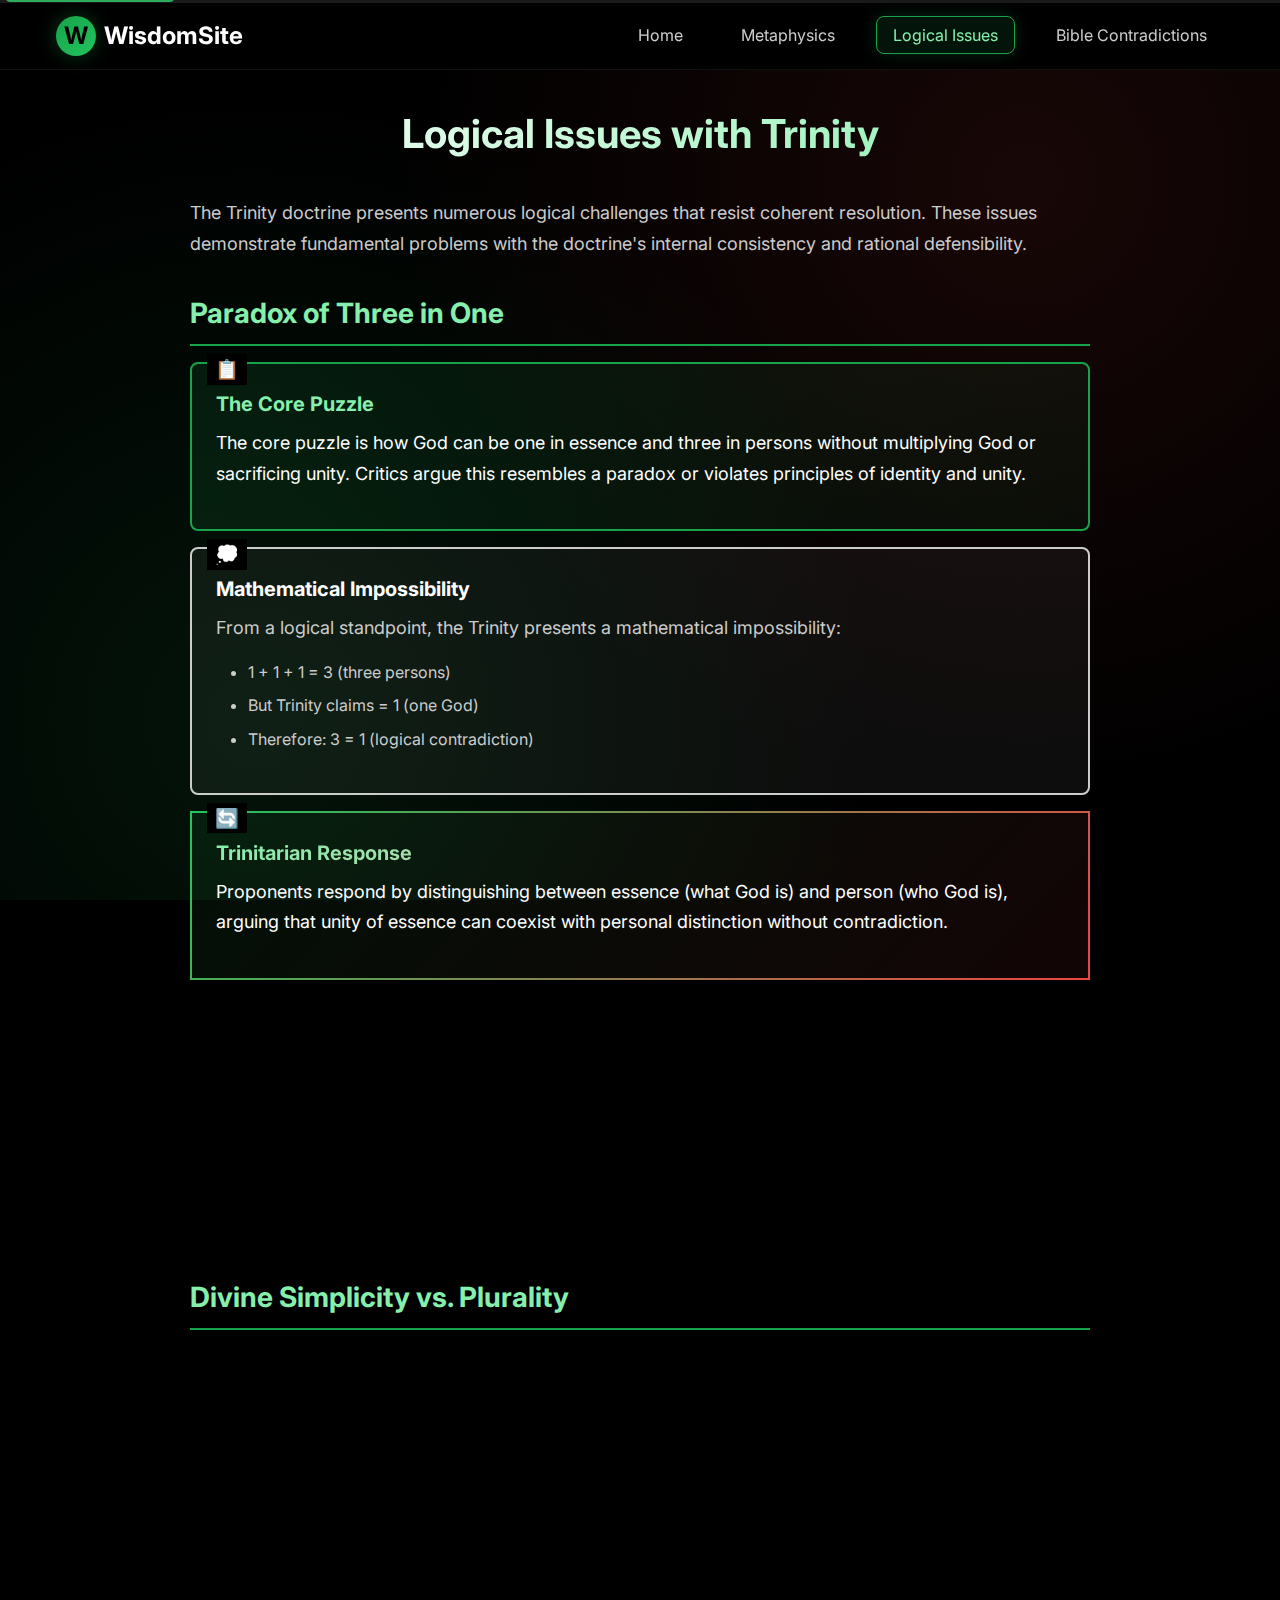
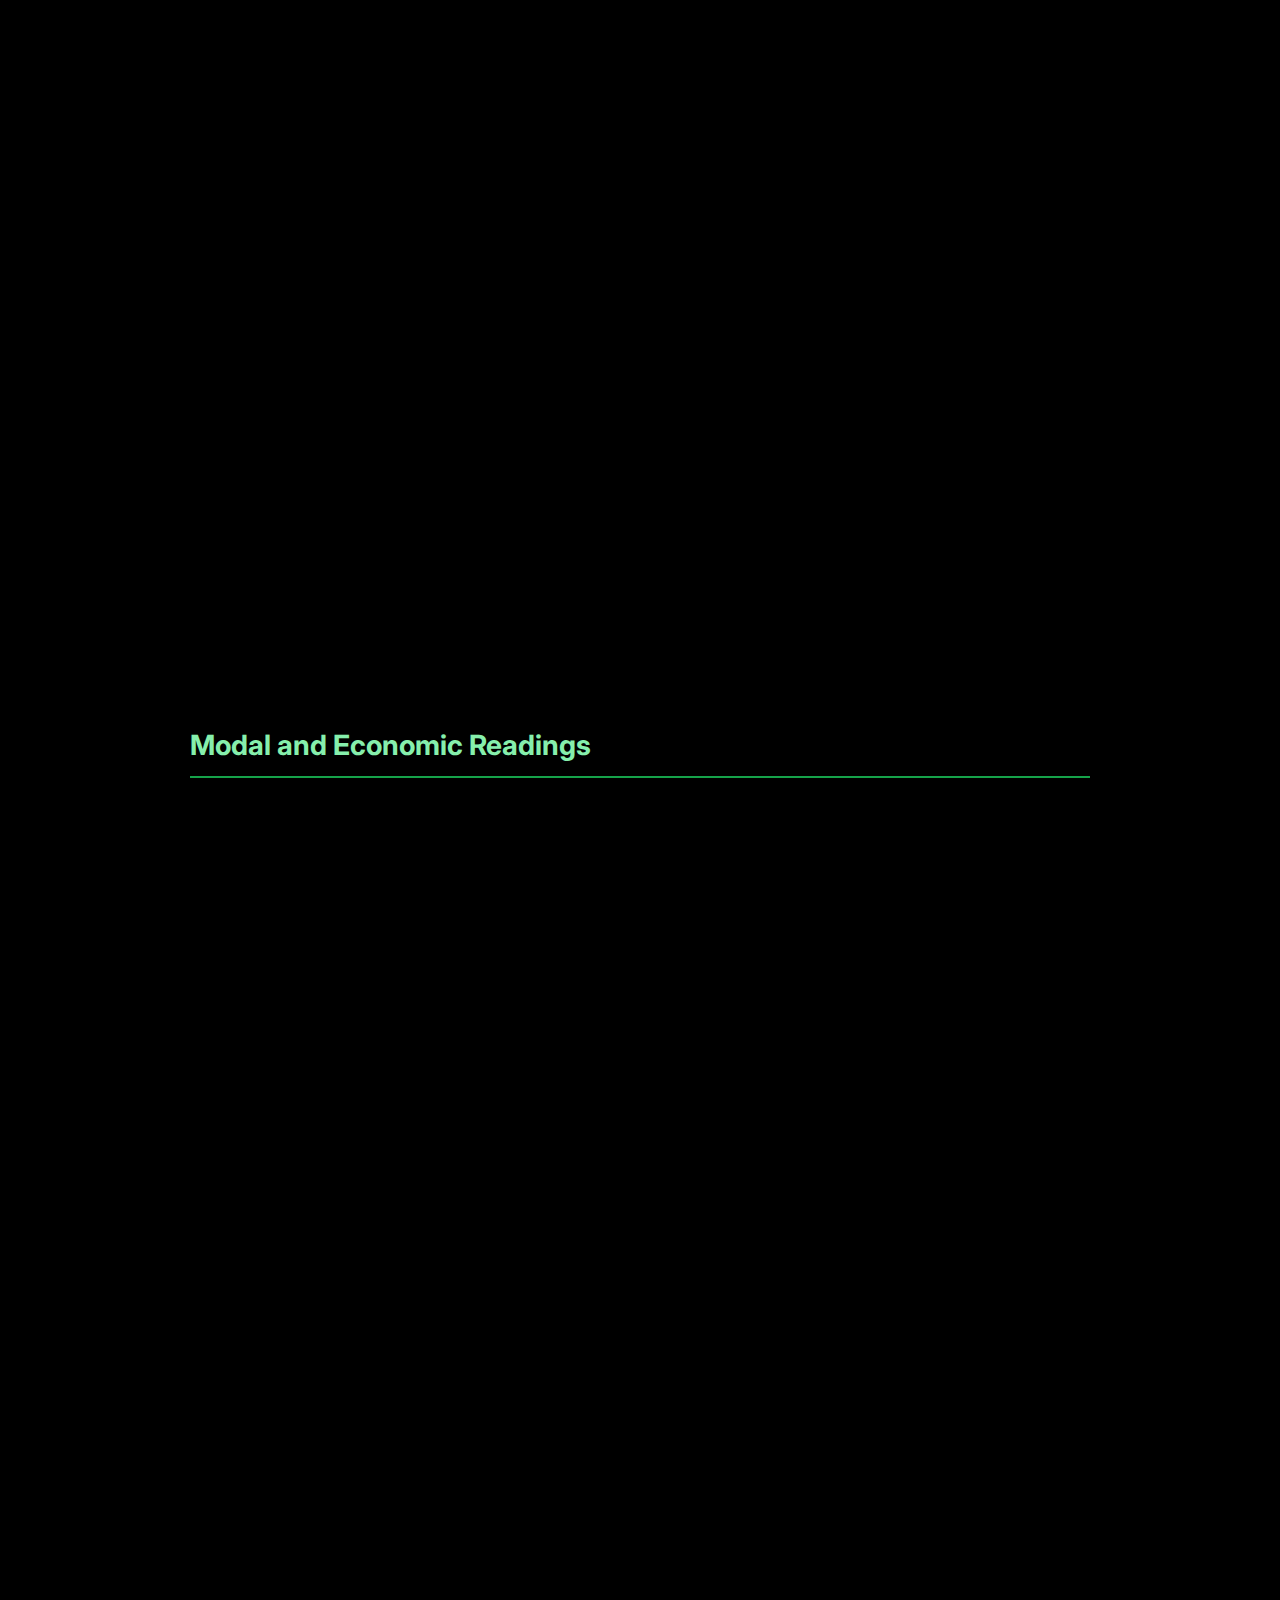
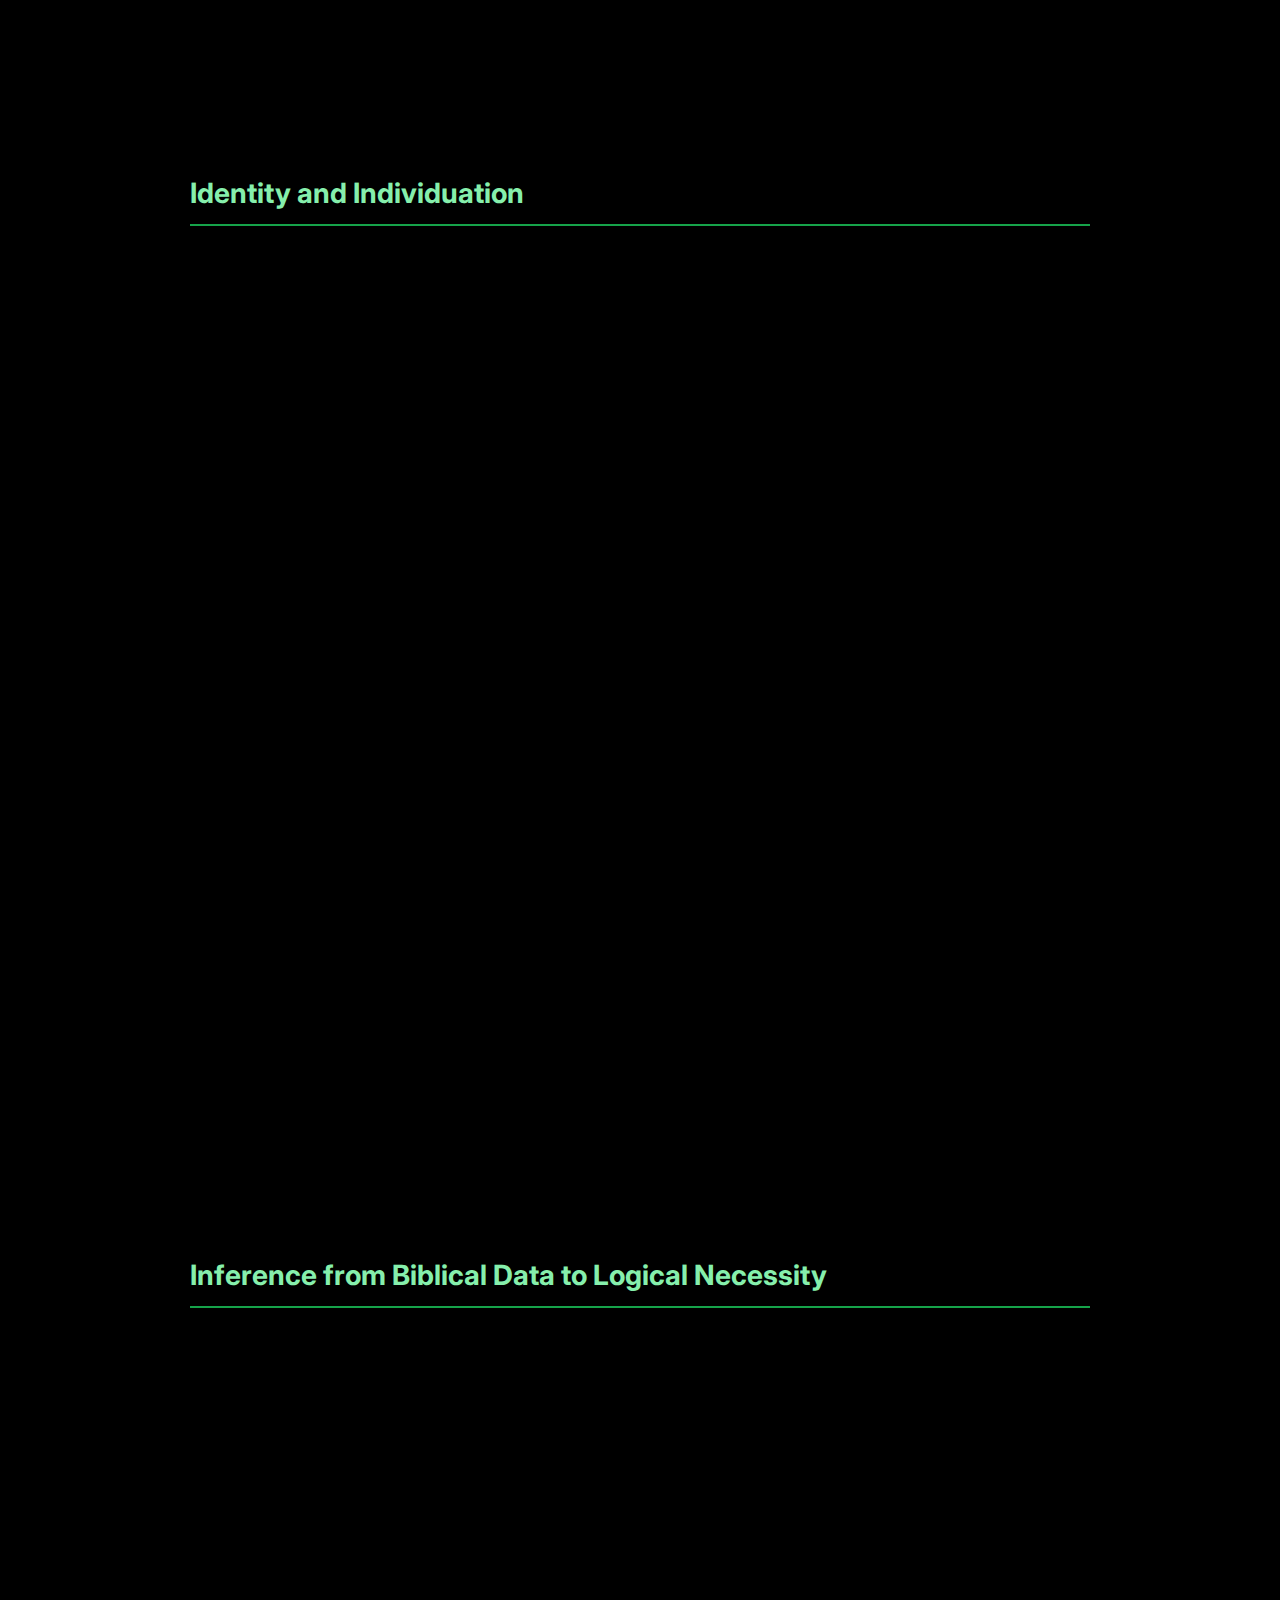
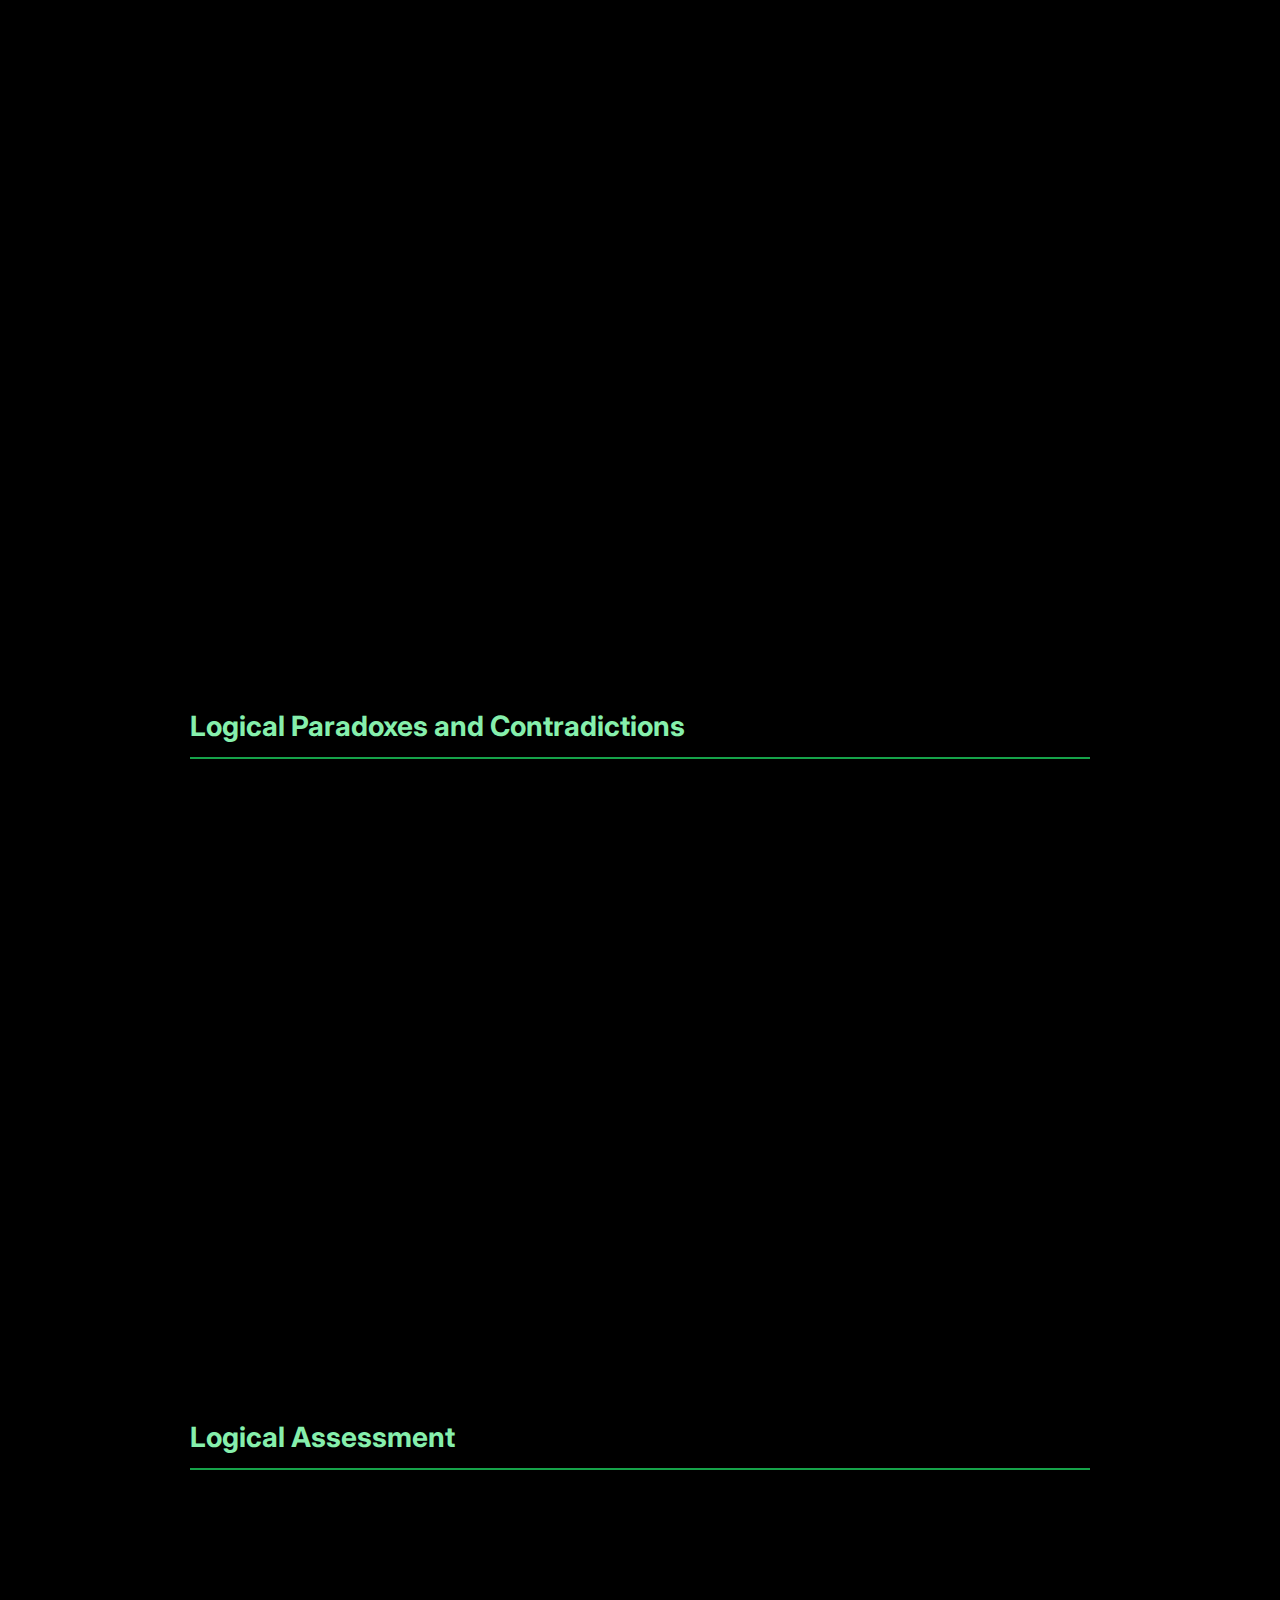
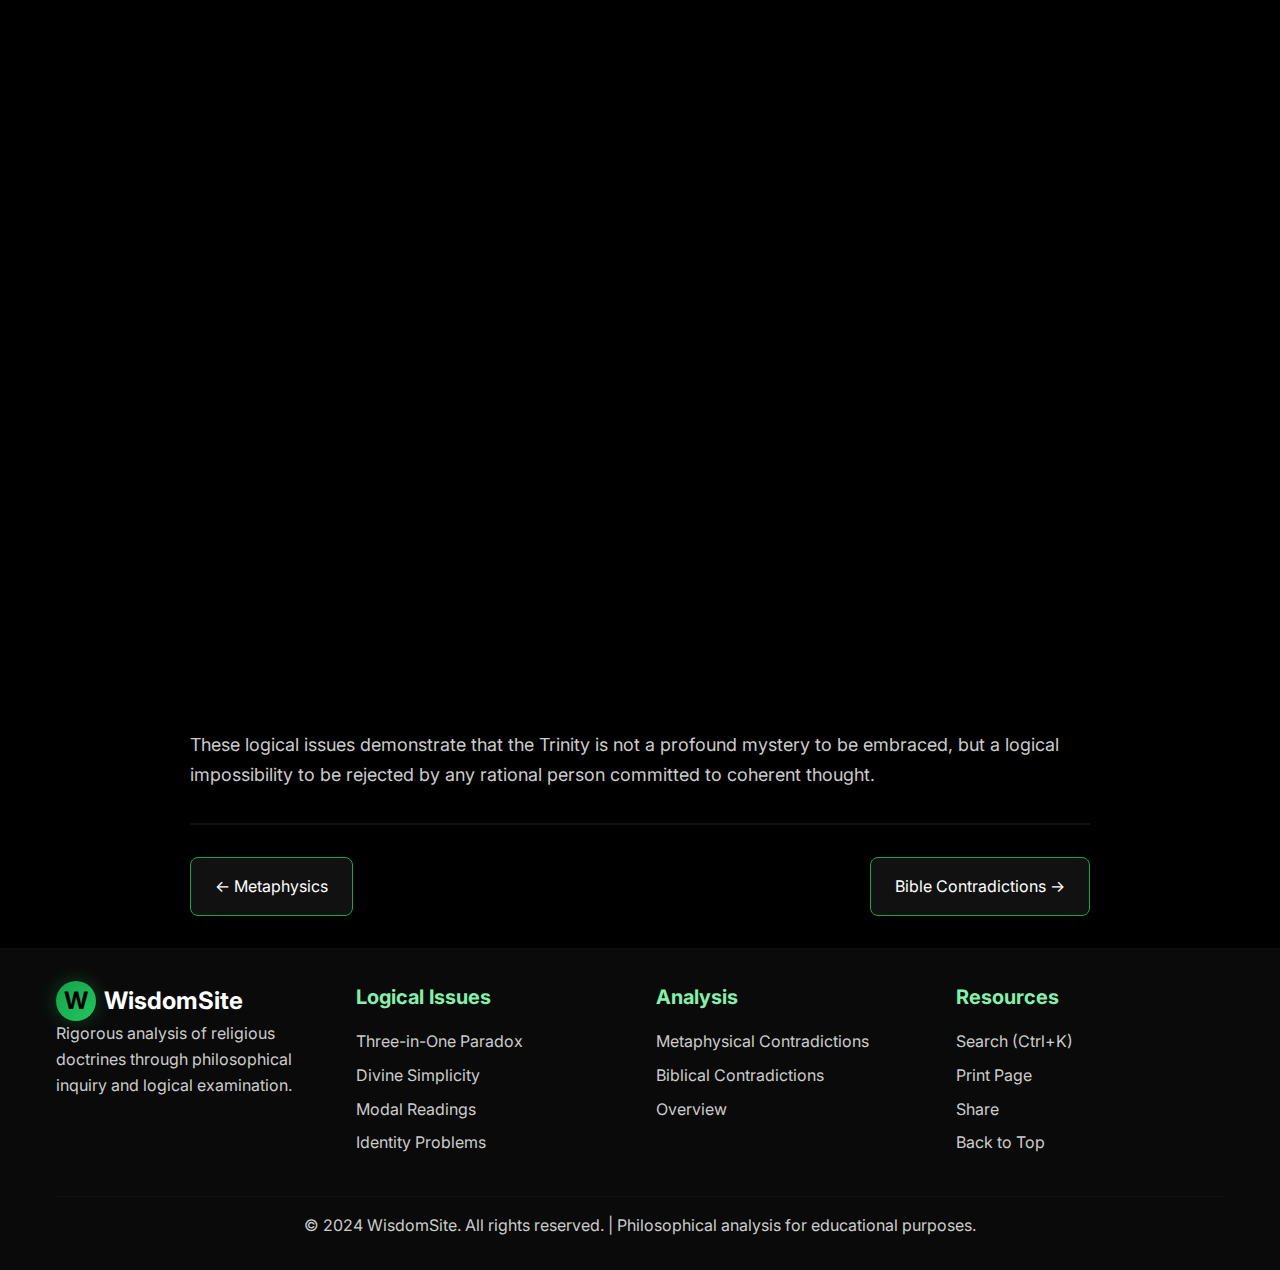
<file: logical-issues.html>
<!DOCTYPE html>
<html lang="en">
<head>
    <meta charset="UTF-8">
    <meta name="viewport" content="width=device-width, initial-scale=1.0">
    <title>Logical Issues with Trinity - WisdomSite</title>
    <meta name="description" content="Examining the paradox of three-in-one, divine simplicity vs plurality, modal readings, and identity problems in Trinity doctrine.">
    <meta name="keywords" content="trinity paradox, three in one, divine simplicity, plurality, modal logic, identity individuation, logical contradictions">
    
    <!-- Favicon -->
    <link rel="icon" type="image/x-icon" href="data:image/svg+xml,<svg xmlns='http://www.w3.org/2000/svg' viewBox='0 0 100 100'><circle cx='50' cy='50' r='40' fill='%2322c55e'/><text x='50' y='60' text-anchor='middle' fill='black' font-size='40'>W</text></svg>">
    
    <!-- Fonts -->
    <link rel="preconnect" href="https://fonts.googleapis.com">
    <link rel="preconnect" href="https://fonts.gstatic.com" crossorigin>
    <link href="https://fonts.googleapis.com/css2?family=Inter:wght@300;400;500;600;700&display=swap" rel="stylesheet">
    
    <!-- Styles -->
    <link rel="stylesheet" href="style.css">
</head>
<body>
    <!-- Header -->
    <header class="header">
        <div class="container">
            <nav class="navbar">
                <div class="logo">
                    <div class="logo-icon">W</div>
                    <span>WisdomSite</span>
                </div>
                
                <ul class="nav-menu">
                    <li><a href="index.html" class="nav-link">Home</a></li>
                    <li><a href="metaphysics.html" class="nav-link">Metaphysics</a></li>
                    <li><a href="logical-issues.html" class="nav-link active">Logical Issues</a></li>
                    <li><a href="bible-contradictions.html" class="nav-link">Bible Contradictions</a></li>
                </ul>
                
                <div class="mobile-toggle">
                    <span></span>
                    <span></span>
                    <span></span>
                </div>
            </nav>
        </div>
    </header>

    <!-- Main Content -->
    <main id="main-content">
        <div class="container">
            <article class="article-content">
                <h1>Logical Issues with Trinity</h1>
                
                <p>The Trinity doctrine presents numerous logical challenges that resist coherent resolution. These issues demonstrate fundamental problems with the doctrine's internal consistency and rational defensibility.</p>

                <h2>Paradox of Three in One</h2>
                
                <div class="premise-box">
                    <h4>The Core Puzzle</h4>
                    <p>The core puzzle is how God can be one in essence and three in persons without multiplying God or sacrificing unity. Critics argue this resembles a paradox or violates principles of identity and unity.</p>
                </div>

                <div class="argument-box">
                    <h4>Mathematical Impossibility</h4>
                    <p>From a logical standpoint, the Trinity presents a mathematical impossibility:</p>
                    <ul>
                        <li>1 + 1 + 1 = 3 (three persons)</li>
                        <li>But Trinity claims = 1 (one God)</li>
                        <li>Therefore: 3 = 1 (logical contradiction)</li>
                    </ul>
                </div>

                <div class="counter-box">
                    <h4>Trinitarian Response</h4>
                    <p>Proponents respond by distinguishing between essence (what God is) and person (who God is), arguing that unity of essence can coexist with personal distinction without contradiction.</p>
                </div>

                <div class="conclusion-box">
                    <h4>Response Critique</h4>
                    <p>This distinction fails to resolve the core problem:</p>
                    <ul>
                        <li>If persons share one essence, they are not distinct beings</li>
                        <li>If persons are distinct beings, they don't share one essence</li>
                        <li>The essence/person distinction is artificial and incoherent</li>
                    </ul>
                </div>

                <h2>Divine Simplicity vs. Plurality</h2>
                
                <div class="premise-box">
                    <h4>Simplicity Doctrine</h4>
                    <p>If God is absolutely simple (without parts), introducing three persons could imply a composite or layered nature. Critics say this undermines simplicity.</p>
                </div>

                <div class="argument-box">
                    <h4>Composition Problem</h4>
                    <p>Divine simplicity requires that God has no parts, composition, or internal structure. The Trinity violates this by introducing:</p>
                    <ul>
                        <li>Three distinct persons (parts)</li>
                        <li>Relational structures between persons</li>
                        <li>Different roles and functions</li>
                        <li>Hierarchical arrangements (Father sends Son)</li>
                    </ul>
                </div>

                <div class="counter-box">
                    <h4>Formal Distinction Defense</h4>
                    <p>Defenders appeal to a formal distinction between essence and person to preserve unity while acknowledging relational distinctions.</p>
                </div>

                <div class="conclusion-box">
                    <h4>Formal Distinction Failure</h4>
                    <p>The formal distinction strategy fails because:</p>
                    <ul>
                        <li>Any real distinction compromises absolute simplicity</li>
                        <li>Formal distinctions without real differences are meaningless</li>
                        <li>Relations require real relata to be genuine</li>
                    </ul>
                </div>

                <h2>Modal and Economic Readings</h2>
                
                <div class="premise-box">
                    <h4>Modal Objections</h4>
                    <p>Some objections suggest that treating Father, Son, and Holy Spirit as distinct modes or manifestations of one God leads to modal or economic explanations that imply multiple modes of operation rather than three coexisting persons.</p>
                </div>

                <div class="argument-box">
                    <h4>Modalism Problem</h4>
                    <p>If the Trinity is understood as three modes of one God:</p>
                    <ul>
                        <li>The persons are not really distinct (modalism)</li>
                        <li>God changes from one mode to another (violates immutability)</li>
                        <li>The persons cannot interact with each other</li>
                        <li>Biblical narratives become incoherent</li>
                    </ul>
                </div>

                <div class="counter-box">
                    <h4>Economic vs. Immanent Trinity</h4>
                    <p>Trinitarian replies distinguish eternal (immanent) reality from economic appearances, arguing the distinction reflects roles rather than ontological division.</p>
                </div>

                <div class="conclusion-box">
                    <h4>Economic Distinction Problems</h4>
                    <p>The economic/immanent distinction creates new problems:</p>
                    <ul>
                        <li>If persons are only economically distinct, they're not really distinct</li>
                        <li>If persons are immanently distinct, we have three Gods</li>
                        <li>The distinction appears ad hoc and question-begging</li>
                    </ul>
                </div>

                <h2>Identity and Individuation</h2>
                
                <div class="premise-box">
                    <h4>Individuation Challenge</h4>
                    <p>Critics question how "three" can be numerically distinct within one divine subject without making three Gods.</p>
                </div>

                <div class="argument-box">
                    <h4>Numerical Identity Problem</h4>
                    <p>For three persons to be genuinely distinct, they must be numerically different. But numerical difference implies:</p>
                    <ul>
                        <li>Different locations (impossible for omnipresent God)</li>
                        <li>Different properties (violates shared divine nature)</li>
                        <li>Different substances (results in three Gods)</li>
                        <li>Different times (violates eternality)</li>
                    </ul>
                </div>

                <div class="counter-box">
                    <h4>Relational Identity Response</h4>
                    <p>The reply is that personal distinctions do not imply numerical plurality of beings; they are real distinctions within one divine nature.</p>
                </div>

                <div class="conclusion-box">
                    <h4>Relational Identity Failure</h4>
                    <p>Relational identity cannot solve the problem:</p>
                    <ul>
                        <li>Relations presuppose distinct relata</li>
                        <li>Without numerical distinction, relations are not real</li>
                        <li>Real relations require real differences</li>
                        <li>The explanation is circular</li>
                    </ul>
                </div>

                <h2>Inference from Biblical Data to Logical Necessity</h2>
                
                <div class="premise-box">
                    <h4>Biblical Plurality Claims</h4>
                    <p>Some claim that biblical language allows or implies plurality in God, which challenges a strictly unitarian interpretation.</p>
                </div>

                <div class="argument-box">
                    <h4>Biblical Evidence Problems</h4>
                    <p>The biblical evidence for Trinity is problematic:</p>
                    <ul>
                        <li>No explicit Trinity doctrine in Scripture</li>
                        <li>Strong monotheistic declarations contradict Trinity</li>
                        <li>Jesus distinguishes himself from God</li>
                        <li>Trinity developed centuries after biblical period</li>
                    </ul>
                </div>

                <div class="counter-box">
                    <h4>Trinitarian Biblical Defense</h4>
                    <p>Defenders argue that even if Scripture hints at distinctions, it does not compel a view of three separate gods, and can be coherently interpreted within a single divine essence.</p>
                </div>

                <div class="conclusion-box">
                    <h4>Biblical Defense Inadequacy</h4>
                    <p>The biblical defense fails because:</p>
                    <ul>
                        <li>It requires reading Trinity into texts that don't teach it</li>
                        <li>It contradicts clear monotheistic passages</li>
                        <li>It ignores Jesus' subordination to the Father</li>
                        <li>It relies on later theological development, not biblical teaching</li>
                    </ul>
                </div>

                <h2>Logical Paradoxes and Contradictions</h2>
                
                <div class="argument-box">
                    <h4>The Trinity Generates Multiple Paradoxes</h4>
                    <p>The Trinity doctrine creates numerous logical paradoxes:</p>
                    <ul>
                        <li><strong>Identity Paradox:</strong> A = B, B = C, but A ≠ C</li>
                        <li><strong>Counting Paradox:</strong> 1 + 1 + 1 = 1</li>
                        <li><strong>Simplicity Paradox:</strong> Simple being with complex internal structure</li>
                        <li><strong>Unity Paradox:</strong> One being that is three beings</li>
                        <li><strong>Knowledge Paradox:</strong> Omniscient being with limited knowledge</li>
                    </ul>
                </div>

                <div class="conclusion-box">
                    <h4>Paradox Resolution Impossible</h4>
                    <p>These are not mere mysteries but genuine contradictions that cannot be resolved without abandoning either:</p>
                    <ul>
                        <li>The unity of God (leading to tritheism)</li>
                        <li>The distinction of persons (leading to modalism)</li>
                        <li>The principles of logic (leading to irrationalism)</li>
                    </ul>
                </div>

                <h2>Logical Assessment</h2>
                
                <div class="argument-box">
                    <h4>Systematic Logical Failure</h4>
                    <p>The Trinity doctrine fails multiple logical tests:</p>
                    <ul>
                        <li><strong>Consistency:</strong> Contains internal contradictions</li>
                        <li><strong>Coherence:</strong> Parts don't fit together logically</li>
                        <li><strong>Clarity:</strong> Requires obscure distinctions and qualifications</li>
                        <li><strong>Simplicity:</strong> Multiplies entities unnecessarily</li>
                        <li><strong>Explanatory Power:</strong> Explains nothing while creating problems</li>
                    </ul>
                </div>

                <div class="conclusion-box">
                    <h4>Logical Verdict</h4>
                    <p>From a logical standpoint, the Trinity doctrine is:</p>
                    <ul>
                        <li><strong>Self-contradictory:</strong> Asserts P and not-P simultaneously</li>
                        <li><strong>Incoherent:</strong> Components cannot be reconciled</li>
                        <li><strong>Unnecessary:</strong> Solves no problems while creating many</li>
                        <li><strong>Irrational:</strong> Violates basic principles of reason</li>
                    </ul>
                </div>

                <div class="argument-box">
                    <h4>The Logical Conclusion</h4>
                    <p>The Trinity doctrine represents a failure of logical reasoning. It attempts to maintain contradictory propositions simultaneously and requires the abandonment of rational discourse. No amount of theological sophistication can overcome these fundamental logical problems.</p>
                </div>

                <p>These logical issues demonstrate that the Trinity is not a profound mystery to be embraced, but a logical impossibility to be rejected by any rational person committed to coherent thought.</p>

                <!-- Page Navigation -->
                <div class="page-nav">
                    <a href="metaphysics.html" class="page-nav-btn">← Metaphysics</a>
                    <a href="bible-contradictions.html" class="page-nav-btn next">Bible Contradictions →</a>
                </div>
            </article>
        </div>
    </main>

    <!-- Footer -->
    <footer class="footer">
        <div class="container">
            <div class="footer-content">
                <div class="footer-section">
                    <div class="logo">
                        <div class="logo-icon">W</div>
                        <span>WisdomSite</span>
                    </div>
                    <p>Rigorous analysis of religious doctrines through philosophical inquiry and logical examination.</p>
                </div>
                
                <div class="footer-section">
                    <h4>Logical Issues</h4>
                    <a href="#three-in-one">Three-in-One Paradox</a>
                    <a href="#simplicity">Divine Simplicity</a>
                    <a href="#modal-readings">Modal Readings</a>
                    <a href="#identity">Identity Problems</a>
                </div>
                
                <div class="footer-section">
                    <h4>Analysis</h4>
                    <a href="metaphysics.html">Metaphysical Contradictions</a>
                    <a href="bible-contradictions.html">Biblical Contradictions</a>
                    <a href="index.html">Overview</a>
                </div>
                
                <div class="footer-section">
                    <h4>Resources</h4>
                    <a href="#search" onclick="Content.openSearch()">Search (Ctrl+K)</a>
                    <a href="#" onclick="window.printPage()">Print Page</a>
                    <a href="#" onclick="window.sharePage()">Share</a>
                    <a href="#" onclick="window.scrollToTop()">Back to Top</a>
                </div>
            </div>
            
            <div class="footer-bottom">
                <p>&copy; 2024 WisdomSite. All rights reserved. | Philosophical analysis for educational purposes.</p>
            </div>
        </div>
    </footer>

    <!-- Scripts -->
    <script src="script.js"></script>
</body>
</html>
</file>
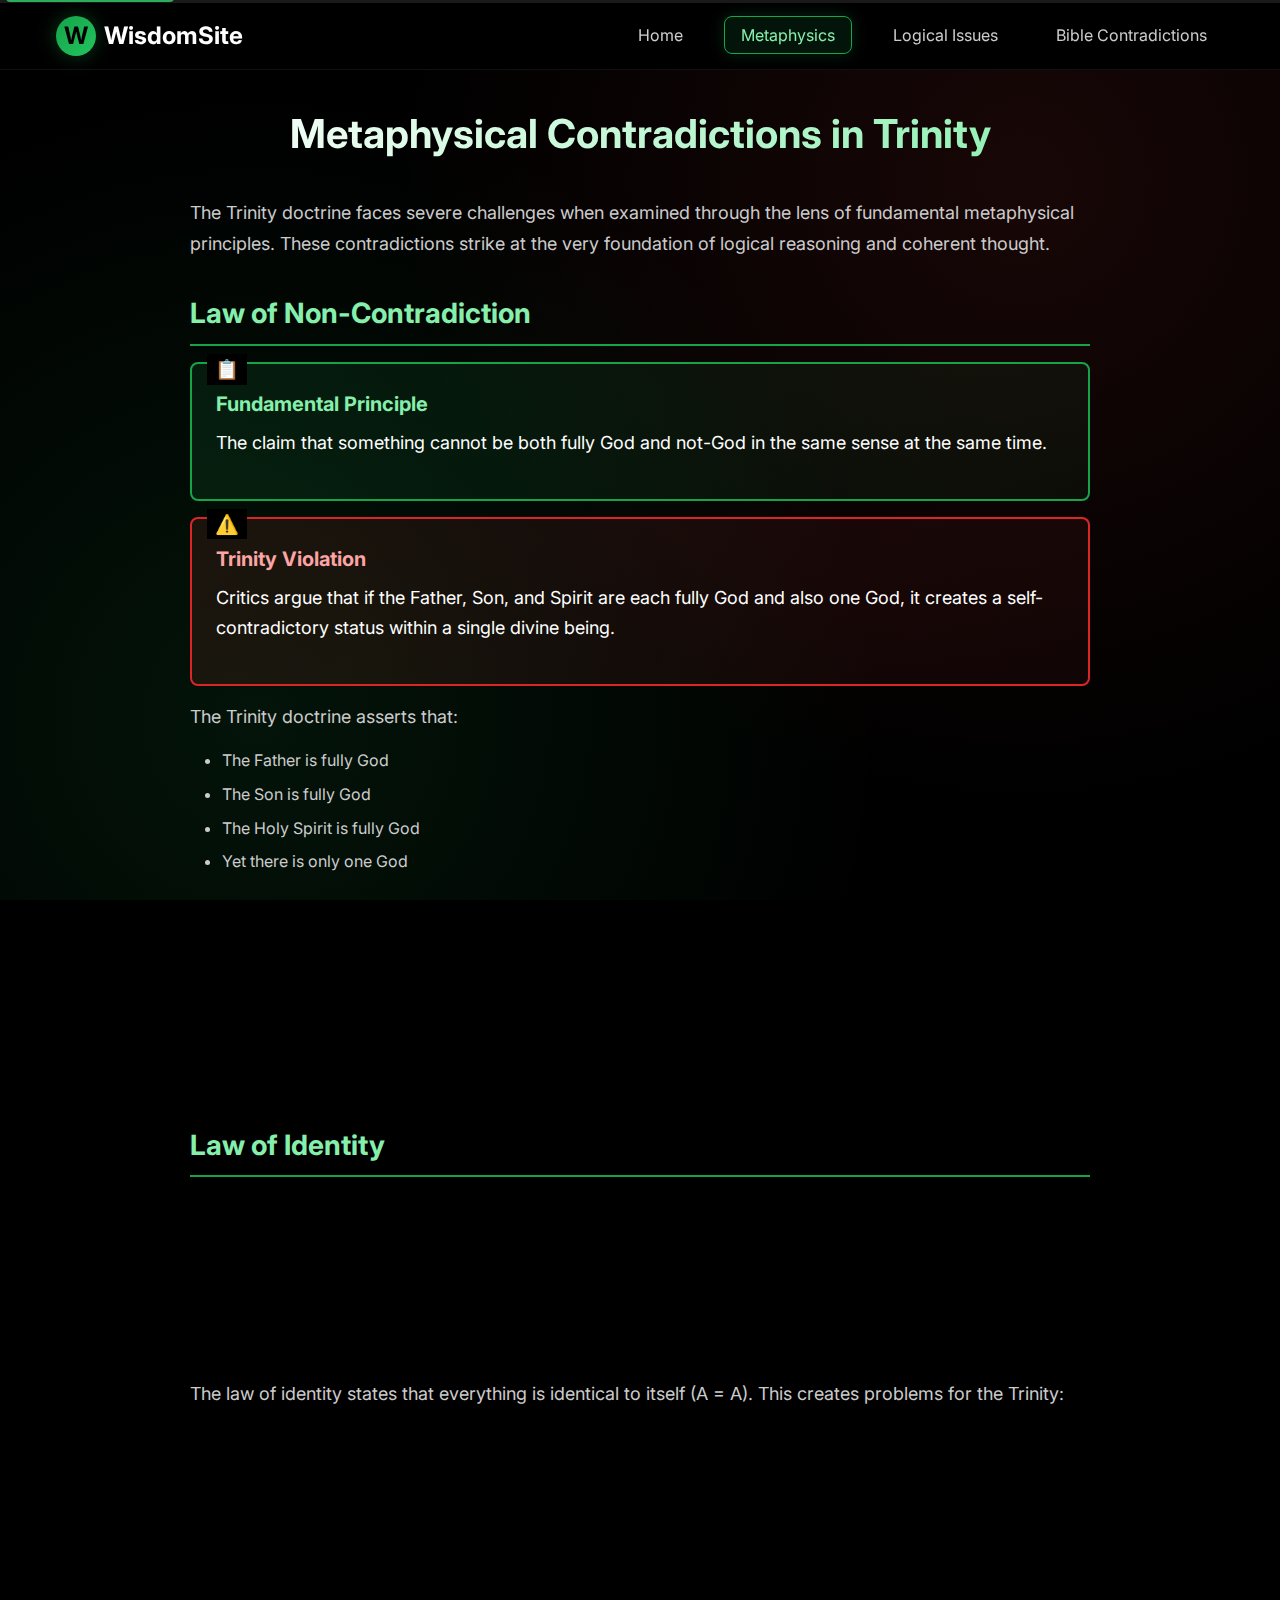
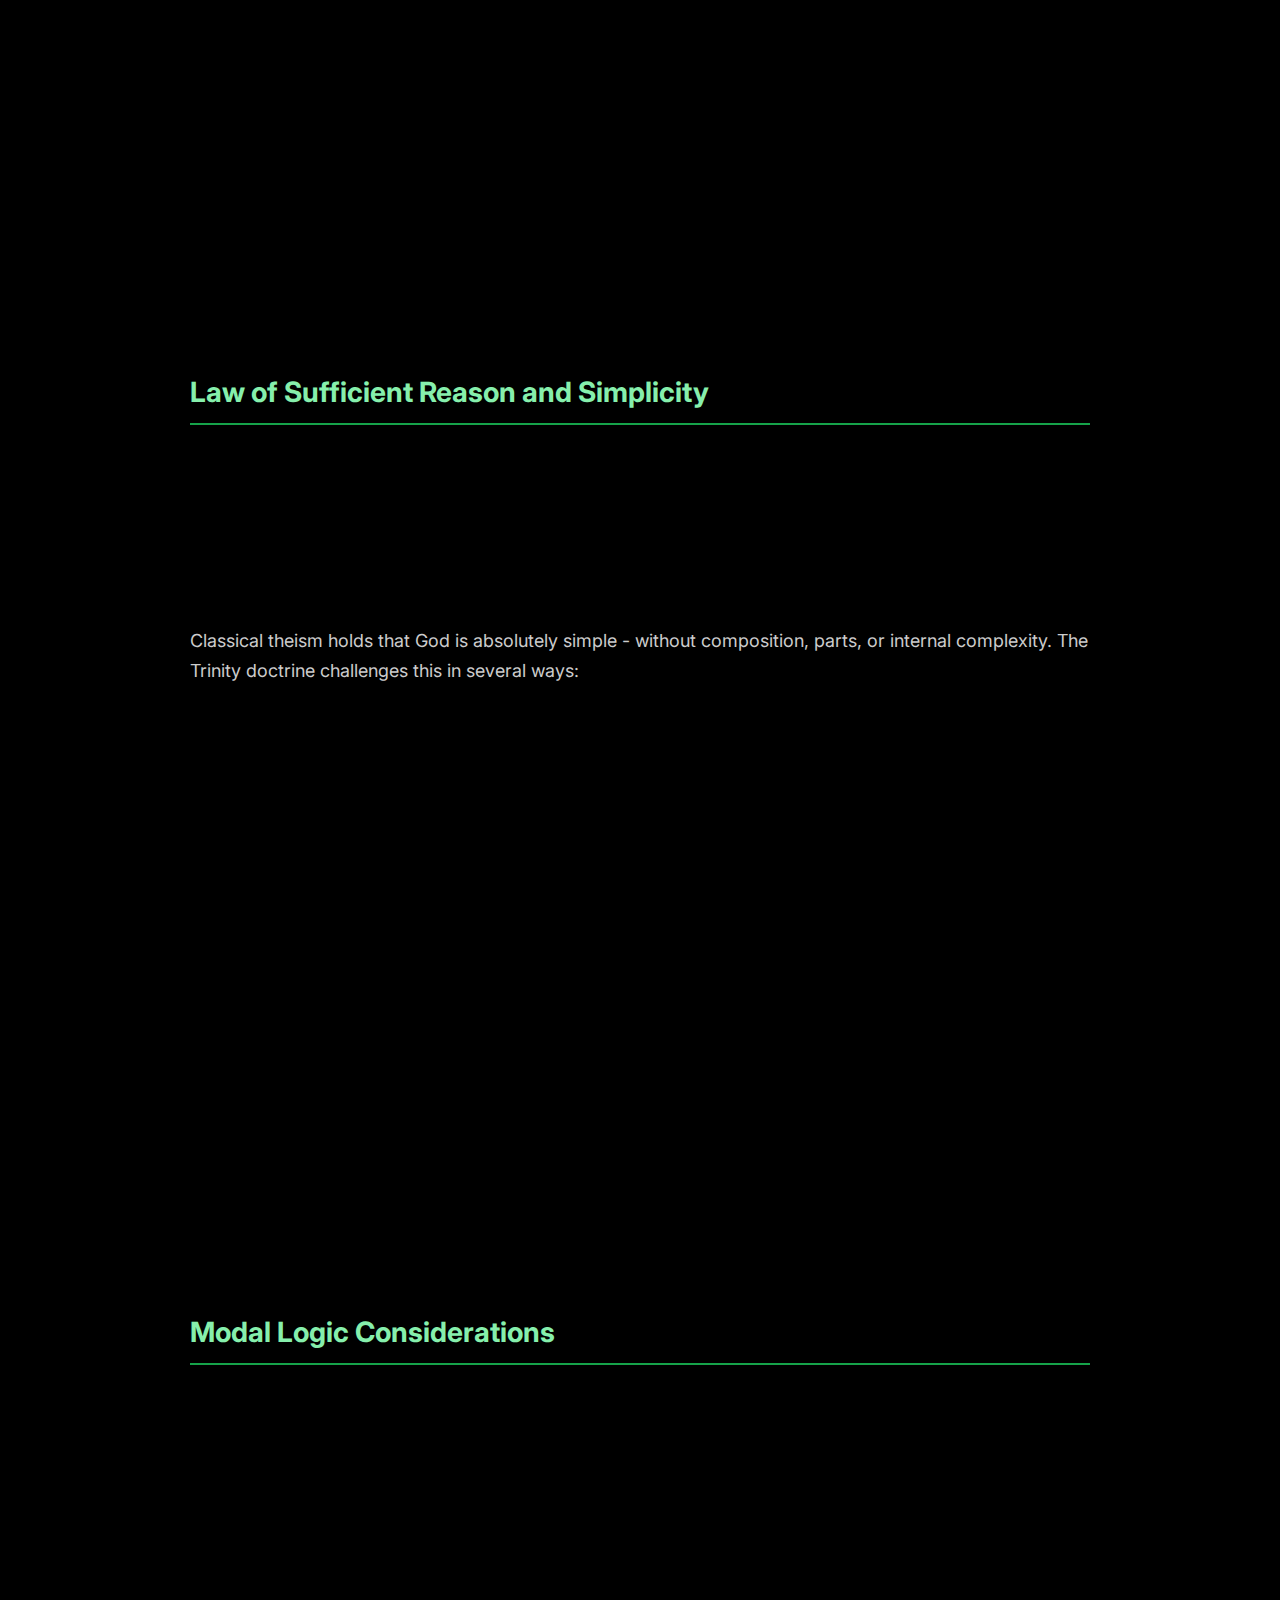
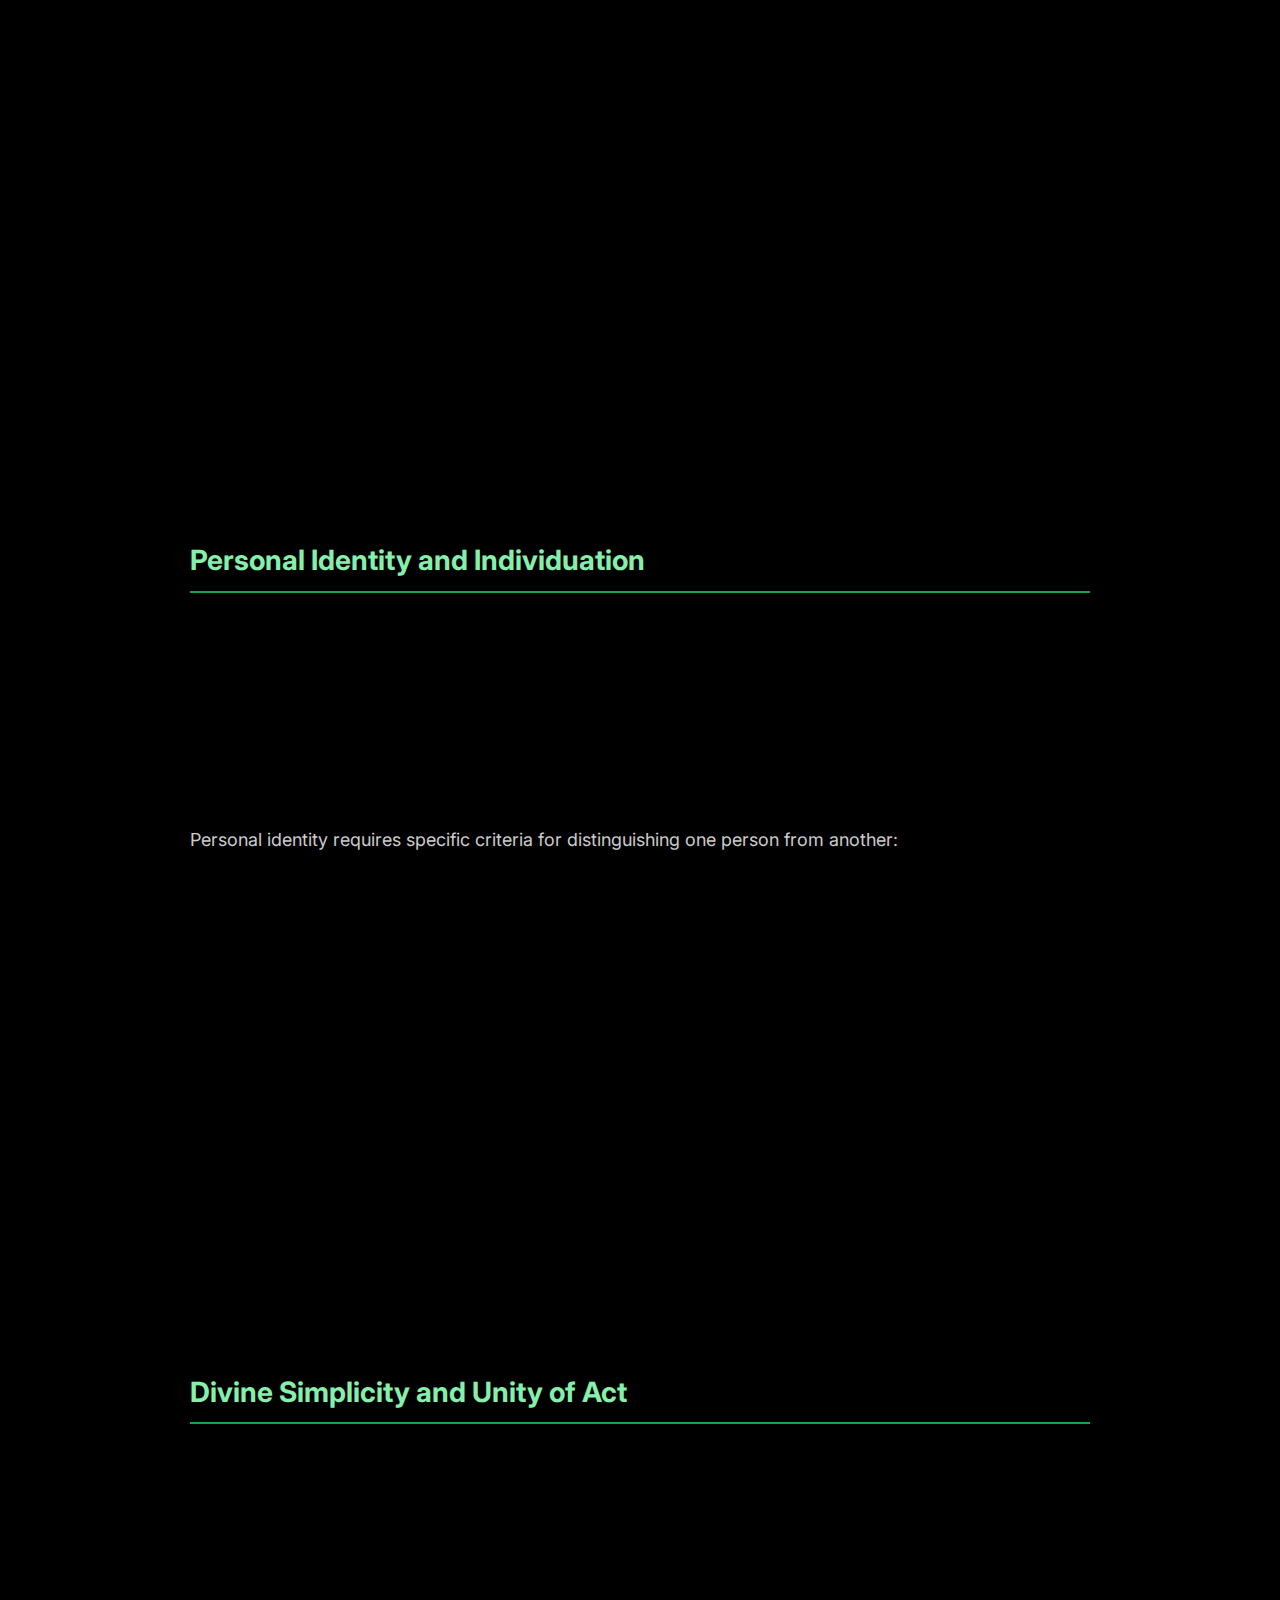
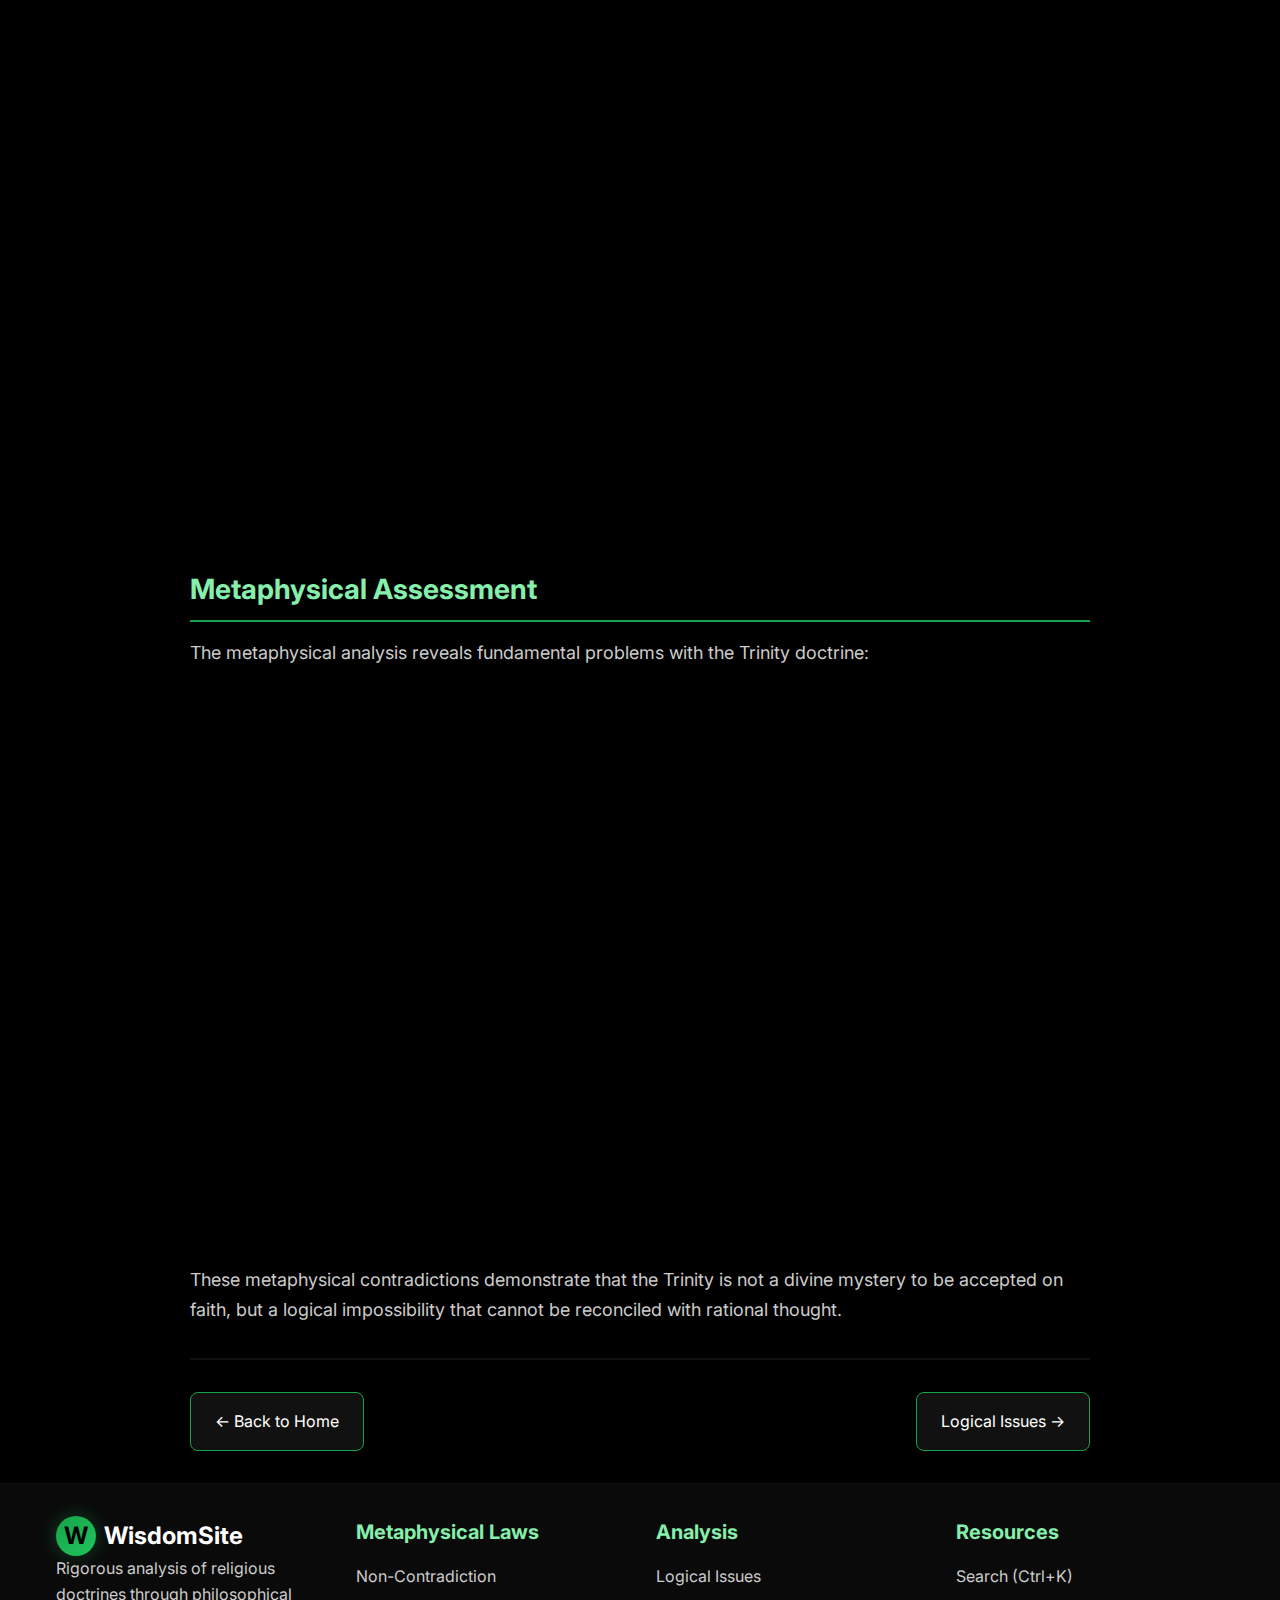
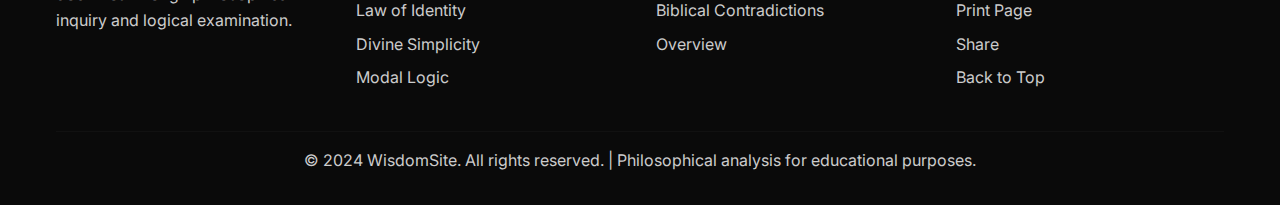
<file: metaphysics.html>
<!DOCTYPE html>
<html lang="en">
<head>
    <meta charset="UTF-8">
    <meta name="viewport" content="width=device-width, initial-scale=1.0">
    <title>Metaphysical Contradictions in Trinity - WisdomSite</title>
    <meta name="description" content="Examining how the Trinity doctrine violates fundamental metaphysical laws including non-contradiction, identity, divine simplicity, and sufficient reason.">
    <meta name="keywords" content="metaphysical contradictions, trinity, law of non-contradiction, law of identity, divine simplicity, modal logic">
    
    <!-- Favicon -->
    <link rel="icon" type="image/x-icon" href="data:image/svg+xml,<svg xmlns='http://www.w3.org/2000/svg' viewBox='0 0 100 100'><circle cx='50' cy='50' r='40' fill='%2322c55e'/><text x='50' y='60' text-anchor='middle' fill='black' font-size='40'>W</text></svg>">
    
    <!-- Fonts -->
    <link rel="preconnect" href="https://fonts.googleapis.com">
    <link rel="preconnect" href="https://fonts.gstatic.com" crossorigin>
    <link href="https://fonts.googleapis.com/css2?family=Inter:wght@300;400;500;600;700&display=swap" rel="stylesheet">
    
    <!-- Styles -->
    <link rel="stylesheet" href="style.css">
</head>
<body>
    <!-- Header -->
    <header class="header">
        <div class="container">
            <nav class="navbar">
                <div class="logo">
                    <div class="logo-icon">W</div>
                    <span>WisdomSite</span>
                </div>
                
                <ul class="nav-menu">
                    <li><a href="index.html" class="nav-link">Home</a></li>
                    <li><a href="metaphysics.html" class="nav-link active">Metaphysics</a></li>
                    <li><a href="logical-issues.html" class="nav-link">Logical Issues</a></li>
                    <li><a href="bible-contradictions.html" class="nav-link">Bible Contradictions</a></li>
                </ul>
                
                <div class="mobile-toggle">
                    <span></span>
                    <span></span>
                    <span></span>
                </div>
            </nav>
        </div>
    </header>

    <!-- Main Content -->
    <main id="main-content">
        <div class="container">
            <article class="article-content">
                <h1>Metaphysical Contradictions in Trinity</h1>
                
                <p>The Trinity doctrine faces severe challenges when examined through the lens of fundamental metaphysical principles. These contradictions strike at the very foundation of logical reasoning and coherent thought.</p>

                <h2>Law of Non-Contradiction</h2>
                
                <div class="premise-box">
                    <h4>Fundamental Principle</h4>
                    <p>The claim that something cannot be both fully God and not-God in the same sense at the same time.</p>
                </div>

                <div class="conclusion-box">
                    <h4>Trinity Violation</h4>
                    <p>Critics argue that if the Father, Son, and Spirit are each fully God and also one God, it creates a self-contradictory status within a single divine being.</p>
                </div>

                <p>The Trinity doctrine asserts that:</p>
                <ul>
                    <li>The Father is fully God</li>
                    <li>The Son is fully God</li>
                    <li>The Holy Spirit is fully God</li>
                    <li>Yet there is only one God</li>
                </ul>

                <div class="argument-box">
                    <h4>The Contradiction</h4>
                    <p>If each person is fully God, then we have three Gods. If there is only one God, then the persons cannot be distinct. The doctrine attempts to assert both simultaneously, violating the law of non-contradiction.</p>
                </div>

                <h2>Law of Identity</h2>
                
                <div class="premise-box">
                    <h4>Identity Principle</h4>
                    <p>The concern that asserting "three divine persons" within one God risks complicating the identity of God in a way that would require multiple, numerically distinct, identical referents under one name.</p>
                </div>

                <p>The law of identity states that everything is identical to itself (A = A). This creates problems for the Trinity:</p>

                <div class="conclusion-box">
                    <h4>Identity Crisis</h4>
                    <p>If the Father is God and the Son is God, then by the law of identity, the Father should equal the Son. But the Trinity maintains they are distinct persons, creating a logical impossibility.</p>
                </div>

                <div class="argument-box">
                    <h4>Multiple Identities Problem</h4>
                    <p>The Trinity requires God to have multiple, simultaneous identities:</p>
                    <ul>
                        <li>God = Father</li>
                        <li>God = Son</li>
                        <li>God = Holy Spirit</li>
                        <li>Father ≠ Son ≠ Holy Spirit</li>
                    </ul>
                    <p>This violates the basic principle that identity is transitive and symmetric.</p>
                </div>

                <h2>Law of Sufficient Reason and Simplicity</h2>
                
                <div class="premise-box">
                    <h4>Divine Simplicity Doctrine</h4>
                    <p>The claim that God's nature should be simple (without parts or persons) and that introducing three distinct persons within God complicates divine nature, potentially violating metaphysical simplicity.</p>
                </div>

                <p>Classical theism holds that God is absolutely simple - without composition, parts, or internal complexity. The Trinity doctrine challenges this in several ways:</p>

                <div class="conclusion-box">
                    <h4>Complexity Introduction</h4>
                    <p>Three distinct persons within the Godhead necessarily introduce complexity:</p>
                    <ul>
                        <li>Multiple centers of consciousness</li>
                        <li>Distinct personal properties</li>
                        <li>Relational structures between persons</li>
                        <li>Different roles and functions</li>
                    </ul>
                </div>

                <div class="counter-box">
                    <h4>Trinitarian Response</h4>
                    <p>Defenders argue that persons are not "parts" but relational distinctions within the simple divine essence. However, this explanation faces its own problems:</p>
                    <ul>
                        <li>Real relations require real relata (distinct things)</li>
                        <li>If persons aren't really distinct, relations aren't real</li>
                        <li>If persons are really distinct, simplicity is compromised</li>
                    </ul>
                </div>

                <h2>Modal Logic Considerations</h2>
                
                <div class="premise-box">
                    <h4>Modal Distinctions</h4>
                    <p>Some critiques use modal logic to argue that treating "Father," "Son," and "Spirit" as distinct modes or appearances of one God leads to modal distinctions that imply more than one "unified" divine mode, challenging unity claims.</p>
                </div>

                <div class="argument-box">
                    <h4>Modal Analysis</h4>
                    <p>In modal logic, we can examine the Trinity through possible worlds:</p>
                    <ul>
                        <li>In world W1: The Father exists as God</li>
                        <li>In world W2: The Son exists as God</li>
                        <li>In world W3: The Holy Spirit exists as God</li>
                    </ul>
                    <p>For the Trinity to be coherent, all three must exist in the same possible world as one God, but this creates modal contradictions.</p>
                </div>

                <div class="conclusion-box">
                    <h4>Modal Impossibility</h4>
                    <p>The Trinity appears to be modally impossible - there is no possible world in which three distinct persons can be numerically identical to one being without violating logical principles.</p>
                </div>

                <h2>Personal Identity and Individuation</h2>
                
                <div class="premise-box">
                    <h4>Individuation Problem</h4>
                    <p>Arguments that personal distinctions within God require criteria of individuation that seem to apply only to plurality, raising questions about how three persons can coherently be one God without multiplying beings or persons.</p>
                </div>

                <p>Personal identity requires specific criteria for distinguishing one person from another:</p>

                <div class="argument-box">
                    <h4>Criteria for Personal Distinction</h4>
                    <p>What makes the Father, Son, and Holy Spirit distinct persons?</p>
                    <ul>
                        <li><strong>Consciousness:</strong> Do they have separate minds?</li>
                        <li><strong>Will:</strong> Do they have distinct wills?</li>
                        <li><strong>Knowledge:</strong> Do they know different things?</li>
                        <li><strong>Experience:</strong> Do they have separate experiences?</li>
                    </ul>
                </div>

                <div class="conclusion-box">
                    <h4>Individuation Dilemma</h4>
                    <p>If the persons share all properties (consciousness, will, knowledge), they are not distinct persons. If they have different properties, they are not the same God. Either way, the Trinity fails.</p>
                </div>

                <h2>Divine Simplicity and Unity of Act</h2>
                
                <div class="premise-box">
                    <h4>Unity of Divine Act</h4>
                    <p>The worry that genuine plurality in God would entail composition or relational properties that undermine the claim that God's essence, attributes, and act are identical, preserving a single divine act rather than three coequal acts.</p>
                </div>

                <div class="argument-box">
                    <h4>Act Multiplication Problem</h4>
                    <p>If there are three persons in God:</p>
                    <ul>
                        <li>Does the Father act independently?</li>
                        <li>Does the Son act independently?</li>
                        <li>Does the Holy Spirit act independently?</li>
                    </ul>
                    <p>If yes, we have three divine acts (tritheism). If no, the persons are not really distinct.</p>
                </div>

                <div class="conclusion-box">
                    <h4>Unity vs. Distinction</h4>
                    <p>The Trinity cannot maintain both genuine personal distinction and divine unity of act. One must be sacrificed for the other, making the doctrine internally inconsistent.</p>
                </div>

                <h2>Metaphysical Assessment</h2>
                
                <p>The metaphysical analysis reveals fundamental problems with the Trinity doctrine:</p>

                <div class="conclusion-box">
                    <h4>Cumulative Metaphysical Failure</h4>
                    <p>The Trinity doctrine violates multiple metaphysical principles simultaneously:</p>
                    <ul>
                        <li><strong>Non-contradiction:</strong> Asserts contradictory properties</li>
                        <li><strong>Identity:</strong> Requires impossible identity relations</li>
                        <li><strong>Simplicity:</strong> Introduces unnecessary complexity</li>
                        <li><strong>Sufficient Reason:</strong> Lacks coherent explanation</li>
                        <li><strong>Modal Logic:</strong> Creates impossible worlds</li>
                        <li><strong>Personal Identity:</strong> Fails individuation criteria</li>
                    </ul>
                </div>

                <div class="argument-box">
                    <h4>Philosophical Verdict</h4>
                    <p>From a metaphysical standpoint, the Trinity doctrine is not merely difficult to understand - it is logically impossible. It violates the fundamental principles that govern coherent thought and rational discourse.</p>
                </div>

                <p>These metaphysical contradictions demonstrate that the Trinity is not a divine mystery to be accepted on faith, but a logical impossibility that cannot be reconciled with rational thought.</p>

                <!-- Page Navigation -->
                <div class="page-nav">
                    <a href="index.html" class="page-nav-btn">← Back to Home</a>
                    <a href="logical-issues.html" class="page-nav-btn next">Logical Issues →</a>
                </div>
            </article>
        </div>
    </main>

    <!-- Footer -->
    <footer class="footer">
        <div class="container">
            <div class="footer-content">
                <div class="footer-section">
                    <div class="logo">
                        <div class="logo-icon">W</div>
                        <span>WisdomSite</span>
                    </div>
                    <p>Rigorous analysis of religious doctrines through philosophical inquiry and logical examination.</p>
                </div>
                
                <div class="footer-section">
                    <h4>Metaphysical Laws</h4>
                    <a href="#non-contradiction">Non-Contradiction</a>
                    <a href="#identity">Law of Identity</a>
                    <a href="#simplicity">Divine Simplicity</a>
                    <a href="#modal-logic">Modal Logic</a>
                </div>
                
                <div class="footer-section">
                    <h4>Analysis</h4>
                    <a href="logical-issues.html">Logical Issues</a>
                    <a href="bible-contradictions.html">Biblical Contradictions</a>
                    <a href="index.html">Overview</a>
                </div>
                
                <div class="footer-section">
                    <h4>Resources</h4>
                    <a href="#search" onclick="Content.openSearch()">Search (Ctrl+K)</a>
                    <a href="#" onclick="window.printPage()">Print Page</a>
                    <a href="#" onclick="window.sharePage()">Share</a>
                    <a href="#" onclick="window.scrollToTop()">Back to Top</a>
                </div>
            </div>
            
            <div class="footer-bottom">
                <p>&copy; 2024 WisdomSite. All rights reserved. | Philosophical analysis for educational purposes.</p>
            </div>
        </div>
    </footer>

    <!-- Scripts -->
    <script src="script.js"></script>
</body>
</html>
</file>
<file: style.css>
/* ===== VARIABLES ===== */
:root {
  --black: #000;
  --dark: #111;
  --darker: #0a0a0a;
  --white: #fff;
  --grey: #ccc;
  --green: #22c55e;
  --green-dark: #16a34a;
  --green-light: #86efac;
  --red: #ef4444;
  --red-dark: #dc2626;
  --red-light: #fca5a5;
  
  --font: 'Inter', system-ui, sans-serif;
  --radius: 8px;
  --shadow: 0 4px 20px rgba(0,0,0,0.3);
  --transition: 0.3s ease;
  --header-height: 70px;
}

/* ===== RESET ===== */
* { margin: 0; padding: 0; box-sizing: border-box; }
html { scroll-behavior: smooth; }
body { 
  font-family: var(--font);
  background: var(--black);
  color: var(--white);
  line-height: 1.6;
  background-image: 
    radial-gradient(circle at 20% 80%, rgba(34,197,94,0.1) 0%, transparent 50%),
    radial-gradient(circle at 80% 20%, rgba(239,68,68,0.1) 0%, transparent 50%);
  background-attachment: fixed;
}

/* ===== TYPOGRAPHY ===== */
h1, h2, h3, h4 { margin-bottom: 1rem; }
h1 { 
  font-size: 3rem; 
  background: linear-gradient(135deg, var(--white), var(--green-light));
  -webkit-background-clip: text;
  -webkit-text-fill-color: transparent;
  background-clip: text;
}
h2 { font-size: 2rem; color: var(--green-light); }
h3 { font-size: 1.5rem; }
h4 { font-size: 1.25rem; color: var(--green); }
p { margin-bottom: 1rem; color: var(--grey); }
a { color: var(--green); text-decoration: none; transition: var(--transition); }
a:hover { color: var(--green-light); text-shadow: 0 0 8px var(--green); }

/* ===== LAYOUT ===== */
.container { max-width: 1200px; margin: 0 auto; padding: 0 1rem; }

/* ===== HEADER - FIXED ===== */
.header {
  position: fixed; 
  top: 0; 
  left: 0; 
  right: 0; 
  z-index: 1000;
  background: rgba(0,0,0,0.95); 
  backdrop-filter: blur(10px);
  border-bottom: 1px solid var(--dark);
  height: var(--header-height);
}
.navbar { 
  display: flex; 
  justify-content: space-between; 
  align-items: center; 
  padding: 1rem 0; 
  height: 100%;
}
.logo { display: flex; align-items: center; font-size: 1.5rem; font-weight: 700; }
.logo-icon {
  width: 40px; height: 40px; border-radius: 50%;
  background: linear-gradient(135deg, var(--green-dark), var(--green));
  color: var(--black); display: flex; align-items: center; justify-content: center;
  margin-right: 0.5rem; box-shadow: 0 0 20px rgba(34,197,94,0.3);
}
.nav-menu { display: flex; list-style: none; gap: 1.5rem; align-items: center; }
.nav-link {
  padding: 0.5rem 1rem; border-radius: var(--radius); color: var(--grey);
  text-decoration: none; transition: var(--transition);
  border: 1px solid transparent;
}
.nav-link:hover, .nav-link.active {
  background: rgba(34,197,94,0.1); border-color: var(--green-dark);
  box-shadow: 0 0 15px rgba(34,197,94,0.2); color: var(--green-light);
}

/* ===== MOBILE MENU ===== */
.mobile-toggle { display: none; flex-direction: column; cursor: pointer; }
.mobile-toggle span { width: 25px; height: 3px; background: var(--white); margin: 3px 0; transition: var(--transition); }

@media (max-width: 768px) {
  .nav-menu {
    position: fixed; top: var(--header-height); left: 0; right: 0;
    background: rgba(0,0,0,0.98); flex-direction: column; padding: 1rem;
    transform: translateY(-100%); opacity: 0; visibility: hidden;
    transition: var(--transition);
  }
  .nav-menu.active { transform: translateY(0); opacity: 1; visibility: visible; }
  .mobile-toggle { display: flex; }
  .mobile-toggle.active span:nth-child(1) { transform: rotate(45deg) translate(5px, 5px); }
  .mobile-toggle.active span:nth-child(2) { opacity: 0; }
  .mobile-toggle.active span:nth-child(3) { transform: rotate(-45deg) translate(7px, -6px); }
}

/* ===== MAIN CONTENT - FIXED SPACING ===== */
main {
  margin-top: var(--header-height);
  min-height: calc(100vh - var(--header-height));
}

/* ===== BUTTONS ===== */
.btn {
  display: inline-flex; align-items: center; gap: 0.5rem;
  padding: 0.75rem 1.5rem; border-radius: var(--radius);
  font-weight: 500; cursor: pointer; transition: var(--transition);
  text-decoration: none; border: none;
}
.btn-primary {
  background: linear-gradient(135deg, var(--green-dark), var(--green));
  color: var(--black);
}
.btn-primary:hover {
  transform: translateY(-2px);
  box-shadow: 0 8px 25px rgba(34,197,94,0.3);
  color: var(--black);
}
.btn-secondary {
  background: transparent; color: var(--white);
  border: 2px solid var(--green-dark);
}
.btn-secondary:hover {
  background: var(--green-dark); color: var(--black);
}

/* ===== HERO - FIXED ===== */
.hero {
  padding: 4rem 0; 
  text-align: center;
  background: linear-gradient(135deg, var(--black), var(--darker), var(--black));
  position: relative; 
  overflow: hidden;
}
.hero::before {
  content: ''; position: absolute; top: 0; left: 0; right: 0; bottom: 0;
  background: 
    radial-gradient(circle at 30% 20%, rgba(34,197,94,0.15) 0%, transparent 50%),
    radial-gradient(circle at 70% 80%, rgba(239,68,68,0.15) 0%, transparent 50%);
  pointer-events: none;
}
.hero-content { position: relative; z-index: 1; }
.hero h1 { 
  font-size: 3.5rem; 
  text-shadow: 0 0 30px rgba(34,197,94,0.3); 
  margin-bottom: 1rem;
}
.hero-subtitle { 
  font-size: 1.5rem; 
  color: var(--green-light); 
  margin-bottom: 1rem; 
}
.hero-description { 
  font-size: 1.125rem; 
  max-width: 600px; 
  margin: 0 auto 2rem; 
  color: var(--grey);
}
.hero-buttons { 
  display: flex; 
  gap: 1rem; 
  justify-content: center; 
  flex-wrap: wrap; 
}

/* ===== SECTIONS ===== */
.section { padding: 4rem 0; }
.bg-dark { background: var(--dark); }
.section-header { text-align: center; margin-bottom: 3rem; }
.section-header h2 { 
  font-size: 2.5rem; 
  text-shadow: 0 0 20px rgba(34,197,94,0.3);
  margin-bottom: 1rem;
}
.section-header p { 
  font-size: 1.125rem; 
  max-width: 600px; 
  margin: 0 auto; 
  color: var(--grey);
}

/* ===== CONTENT GRID ===== */
.content-grid {
  display: grid; 
  grid-template-columns: repeat(auto-fit, minmax(300px, 1fr));
  gap: 2rem; 
  margin-top: 2rem;
}
.content-card {
  background: linear-gradient(135deg, var(--dark), var(--darker));
  padding: 2rem; 
  border-radius: var(--radius);
  border: 1px solid var(--dark); 
  transition: var(--transition);
  position: relative; 
  overflow: hidden;
}
.content-card::before {
  content: ''; 
  position: absolute; 
  top: 0; 
  left: 0; 
  right: 0; 
  height: 3px;
  background: linear-gradient(90deg, var(--green), var(--red));
  opacity: 0; 
  transition: var(--transition);
}
.content-card:hover::before { opacity: 1; }
.content-card:hover {
  transform: translateY(-8px); 
  border-color: var(--green-dark);
  box-shadow: 0 20px 40px rgba(0,0,0,0.5), 0 0 30px rgba(34,197,94,0.2);
}
.content-card.red-accent { border-left: 4px solid var(--red); }
.content-card.green-accent { border-left: 4px solid var(--green); }
.card-icon {
  font-size: 2.5rem; 
  margin-bottom: 1rem;
  background: linear-gradient(135deg, var(--green), var(--red));
  -webkit-background-clip: text; 
  -webkit-text-fill-color: transparent;
  background-clip: text;
}
.card-link { 
  color: var(--green-light); 
  font-weight: 600; 
  transition: var(--transition);
}
.card-link:hover { 
  transform: translateX(4px); 
  color: var(--green-light);
}

/* ===== ARTICLE - FIXED ===== */
.article-content { 
  max-width: 900px; 
  margin: 0 auto; 
  padding: 2rem 0; 
}
.article-content h1 { 
  font-size: 2.5rem; 
  text-align: center; 
  margin-bottom: 2rem; 
}
.article-content h2 {
  font-size: 1.75rem; 
  margin: 2rem 0 1rem;
  border-bottom: 2px solid var(--green-dark); 
  padding-bottom: 0.5rem;
  color: var(--green-light);
}
.article-content h3 { 
  margin: 1.5rem 0 1rem; 
  color: var(--white);
}
.article-content p { 
  font-size: 1.125rem; 
  line-height: 1.7; 
  color: var(--grey);
}
.article-content ul, .article-content ol { 
  margin-bottom: 1rem; 
  padding-left: 2rem; 
}
.article-content li {
  margin-bottom: 0.5rem;
  color: var(--grey);
}
.article-content blockquote {
  background: var(--dark); 
  border-left: 4px solid var(--green);
  padding: 1rem; 
  margin: 1rem 0; 
  font-style: italic; 
  border-radius: var(--radius);
  color: var(--white);
}

/* ===== ARGUMENT BOXES ===== */
.premise-box {
  background: linear-gradient(135deg, rgba(34,197,94,0.1), rgba(34,197,94,0.05));
  border: 2px solid var(--green-dark); 
  border-radius: var(--radius);
  padding: 1.5rem; 
  margin: 1rem 0; 
  position: relative;
}
.premise-box::before {
  content: '📋'; 
  position: absolute; 
  top: -10px; 
  left: 15px;
  background: var(--black); 
  padding: 0 8px;
  font-size: 1.2rem;
}
.premise-box h4 { color: var(--green-light); margin-bottom: 0.5rem; }
.premise-box p, .premise-box ul, .premise-box li { color: var(--white); }

.conclusion-box {
  background: linear-gradient(135deg, rgba(239,68,68,0.1), rgba(239,68,68,0.05));
  border: 2px solid var(--red-dark); 
  border-radius: var(--radius);
  padding: 1.5rem; 
  margin: 1rem 0; 
  position: relative;
}
.conclusion-box::before {
  content: '⚠️'; 
  position: absolute; 
  top: -10px; 
  left: 15px;
  background: var(--black); 
  padding: 0 8px;
  font-size: 1.2rem;
}
.conclusion-box h4 { color: var(--red-light); margin-bottom: 0.5rem; }
.conclusion-box p, .conclusion-box ul, .conclusion-box li { color: var(--white); }

.argument-box {
  background: rgba(255,255,255,0.05); 
  border: 2px solid var(--grey);
  border-radius: var(--radius); 
  padding: 1.5rem; 
  margin: 1rem 0; 
  position: relative;
}
.argument-box::before {
  content: '💭'; 
  position: absolute; 
  top: -10px; 
  left: 15px;
  background: var(--black); 
  padding: 0 8px;
  font-size: 1.2rem;
}
.argument-box h4 { color: var(--white); margin-bottom: 0.5rem; }
.argument-box p, .argument-box ul, .argument-box li { color: var(--grey); }

.counter-box {
  background: linear-gradient(135deg, rgba(34,197,94,0.08), rgba(239,68,68,0.08));
  border: 2px solid transparent; 
  border-radius: var(--radius);
  padding: 1.5rem; 
  margin: 1rem 0; 
  position: relative;
  border-image: linear-gradient(135deg, var(--green), var(--red)) 1;
}
.counter-box::before {
  content: '🔄'; 
  position: absolute; 
  top: -10px; 
  left: 15px;
  background: var(--black); 
  padding: 0 8px;
  font-size: 1.2rem;
}
.counter-box h4 {
  background: linear-gradient(135deg, var(--green-light), var(--red-light));
  -webkit-background-clip: text; 
  -webkit-text-fill-color: transparent;
  background-clip: text;
  margin-bottom: 0.5rem;
}
.counter-box p, .counter-box ul, .counter-box li { color: var(--white); }

/* ===== BIBLE VERSES ===== */
.bible-verse {
  background: var(--darker); 
  border-left: 4px solid var(--red);
  padding: 1.5rem; 
  margin: 1rem 0; 
  border-radius: var(--radius);
  position: relative;
}
.verse-text { 
  font-style: italic; 
  font-size: 1.1rem; 
  margin-bottom: 0.5rem; 
  color: var(--white);
}
.verse-reference { 
  font-weight: 600; 
  color: var(--red-light); 
  font-size: 0.9rem; 
}

/* ===== PAGE NAVIGATION ===== */
.page-nav {
  display: flex; 
  justify-content: space-between; 
  align-items: center;
  margin-top: 2rem; 
  padding-top: 2rem; 
  border-top: 2px solid var(--dark);
}
.page-nav-btn {
  display: flex; 
  align-items: center; 
  gap: 0.5rem;
  padding: 1rem 1.5rem; 
  background: var(--dark);
  border: 1px solid var(--green-dark); 
  border-radius: var(--radius);
  color: var(--white); 
  transition: var(--transition);
  text-decoration: none;
}
.page-nav-btn:hover {
  background: var(--green-dark); 
  color: var(--black);
  transform: translateY(-2px);
}

/* ===== FOOTER ===== */
.footer {
  background: var(--darker); 
  border-top: 1px solid var(--dark);
  padding: 2rem 0 1rem;
}
.footer-content {
  display: grid; 
  grid-template-columns: repeat(auto-fit, minmax(250px, 1fr));
  gap: 2rem; 
  margin-bottom: 2rem;
}
.footer-section h4 { 
  color: var(--green-light); 
  margin-bottom: 1rem; 
}
.footer-section a {
  color: var(--grey); 
  display: block; 
  margin-bottom: 0.5rem;
  text-decoration: none; 
  transition: var(--transition);
}
.footer-section a:hover { 
  color: var(--green-light); 
  padding-left: 0.5rem; 
}
.footer-bottom {
  border-top: 1px solid var(--dark); 
  padding-top: 1rem;
  text-align: center; 
  color: var(--grey);
}

/* ===== UTILITIES ===== */
.text-center { text-align: center; }
.text-green { color: var(--green-light); }
.text-red { color: var(--red-light); }
.mt-2 { margin-top: 1rem; }

/* ===== RESPONSIVE ===== */
@media (max-width: 768px) {
  .hero h1 { font-size: 2.5rem; }
  .hero-buttons { flex-direction: column; align-items: center; }
  .content-grid { grid-template-columns: 1fr; }
  .page-nav { flex-direction: column; gap: 1rem; }
  .article-content h1 { font-size: 2rem; }
  .section-header h2 { font-size: 2rem; }
}

@media (max-width: 480px) {
  .hero h1 { font-size: 2rem; }
  .article-content { padding: 1rem 0; }
}

/* ===== SCROLLBAR ===== */
::-webkit-scrollbar { width: 8px; }
::-webkit-scrollbar-track { background: var(--black); }
::-webkit-scrollbar-thumb {
  background: linear-gradient(135deg, var(--green-dark), var(--red-dark));
  border-radius: 4px;
}
::-webkit-scrollbar-thumb:hover {
  background: linear-gradient(135deg, var(--green), var(--red));
}

/* ===== SELECTION ===== */
::selection { background: var(--green-dark); color: var(--black); }
::-moz-selection { background: var(--green-dark); color: var(--black); }

/* ===== ANIMATIONS ===== */
@keyframes fadeInUp {
  from { opacity: 0; transform: translateY(30px); }
  to { opacity: 1; transform: translateY(0); }
}

.fade-in-up { animation: fadeInUp 0.6s ease forwards; }

/* ===== LOADING STATE ===== */
.loaded { opacity: 1; }
</file>
